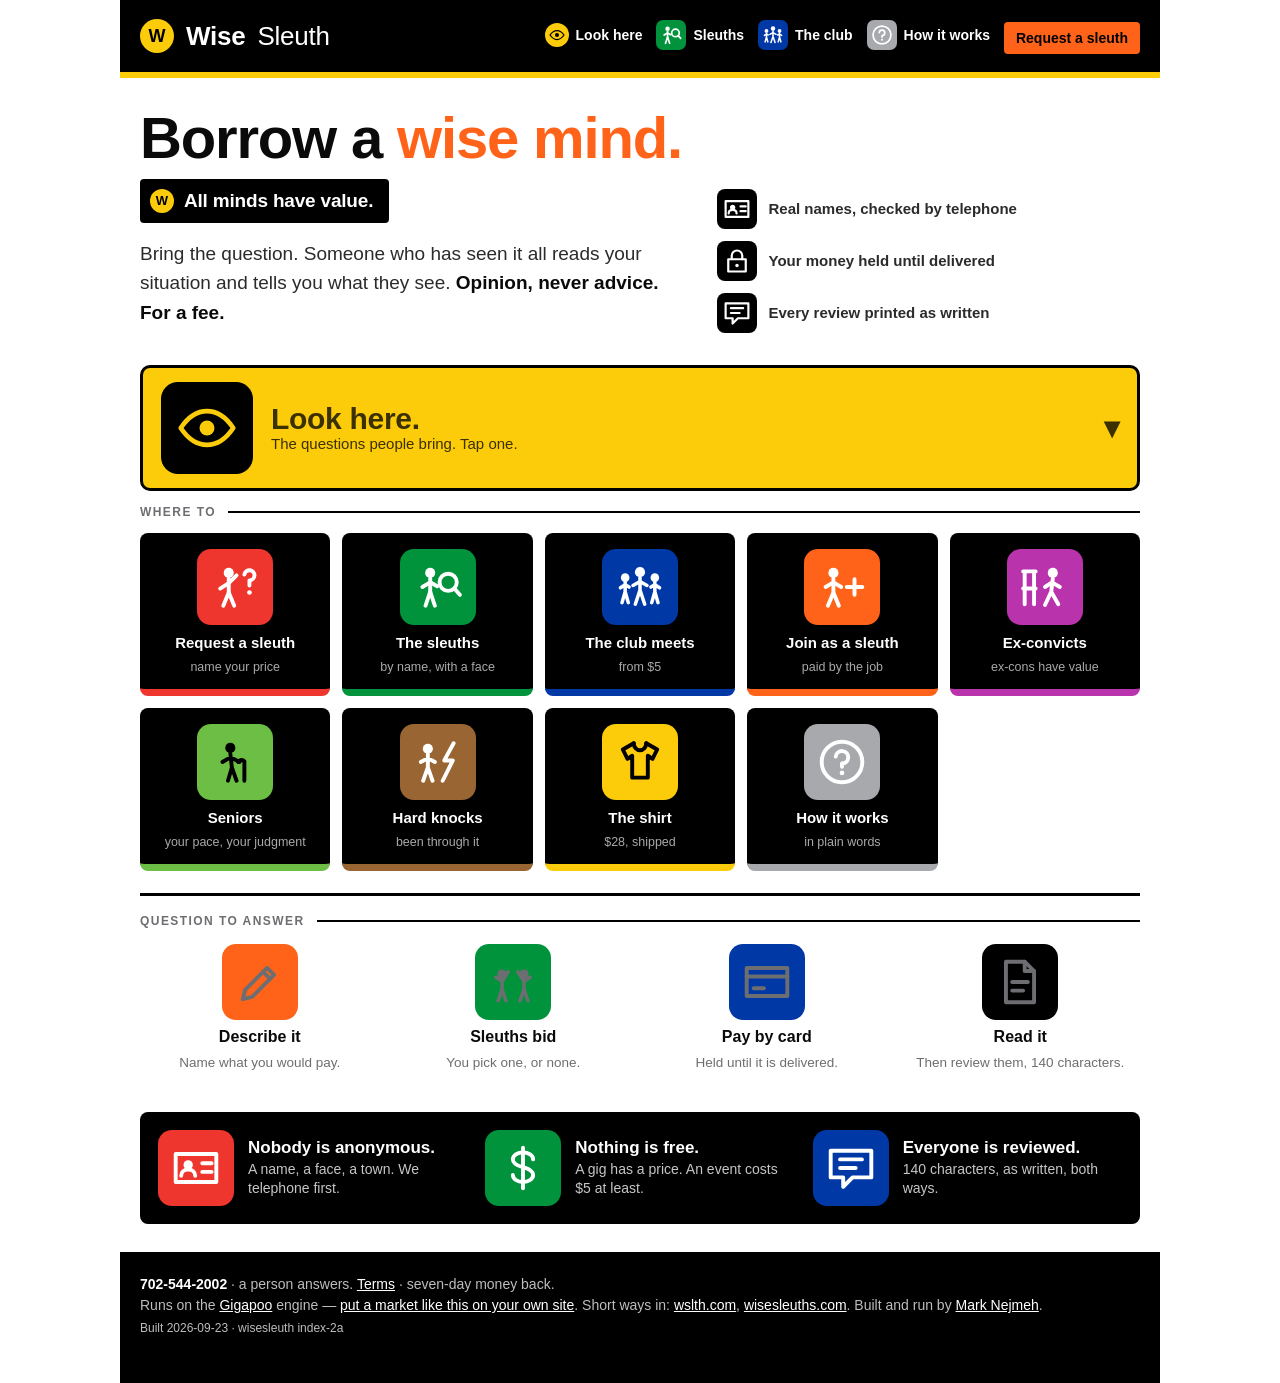
<file: index.html>
<!-- BUILT 2026-09-23 · wisesleuth index-2a · WISE SLEUTH: street signs. Every door is a coloured plate with a stick figure on it and two or three words under it; every question people bring is a picture on a card. The drawings are in /ws-icons.js, sized and coloured in /ws.css. Runs on the Gigapoo engine under its own key. -->
<!--
   HIS CALL, 23 Sep 2026 (2a): "I find the site too wordy. I think it needs to be
   icon driven like street signs with stick figures."
   So the sentences came off this page. Nine doors are now plates with stick
   figures and a label; the sixteen questions are pictures; the route is four
   pictures; the three rules are three pictures. What used to be written here is
   on /about, one section per door. The words that stayed are the ones that make
   the sale: what it is, what it costs, what you get back.
   1d/1e before it: the NYC subway dress — black signs, white Helvetica, coloured
   bullets, one flashing yellow alert that opens the wall of questions. Kept.
   Every link and script here is ABSOLUTE to gigapoo.com, because the page is
   served from wisesleuth.com too.
-->
<!DOCTYPE html>
<html lang="en">
<head>
<meta charset="utf-8">
<meta name="viewport" content="width=device-width,initial-scale=1">
<title>Wise Sleuth — borrow a wise mind. Is the boss fair? Are they gaslighting me? Who is stealing? Someone who has seen it all reads your situation, for a fee.</title>
<meta name="description" content="Borrow a wise mind. All minds have value. Bring the question — a company, a marriage, a boss, a club that left you out, a coach, a part, a move, a business where sales are up and profit is down — and a sleuth who has seen it all reads the situation and tells you what they see. Opinion, never advice. Always remote, for a fee. Street smart jobs for ex-cons, seniors with wisdom, detectives and mystery readers.">
<link rel="canonical" href="/">
<meta name="robots" content="index, follow">
<meta name="keywords" content="borrow a wise mind, all minds have value, is the boss fair, am I being gaslighted, are they gaslighting me, should I marry him, should I keep dating her, why wasn't I invited, is that group a syndicate, will the coach play me, will I get the part, should I stay with this team, is NYC for me, where should I live, who is stealing from my business, sales up profit down, which employee cannot be trusted, company investigation, street smart jobs, jobs for ex cons, jobs for seniors with wisdom, alternative to a private detective">
<meta property="og:type" content="website">
<meta property="og:site_name" content="Wise Sleuth">
<meta property="og:title" content="Wise Sleuth — borrow a wise mind. All minds have value. Someone who has seen it all reads your situation, for a fee.">
<meta property="og:description" content="Is the boss fair? Are they gaslighting me? Why wasn't I invited? Will the coach play me? Who is stealing? Bring the question; a sleuth who has seen it all tells you what they see. Opinion, never advice.">
<meta property="og:url" content="https://wisesleuth.com/">
<meta name="twitter:card" content="summary">
<meta name="twitter:title" content="Wise Sleuth — borrow a wise mind. All minds have value. Someone who has seen it all reads your situation, for a fee.">
<meta name="twitter:description" content="Is the boss fair? Are they gaslighting me? Why wasn't I invited? Will the coach play me? Who is stealing? Bring the question; a sleuth who has seen it all tells you what they see. Opinion, never advice.">
<link rel="stylesheet" href="/ws.css?v=2a">
<style>
.hero{display:grid;grid-template-columns:1.3fr 1fr;gap:26px;align-items:end;padding:6px 0 2px}
@media(max-width:820px){.hero{grid-template-columns:1fr;gap:14px}}
.hero h1{margin:24px 0 10px}
.motto{display:inline-flex;align-items:center;gap:10px;background:#000;color:#fff;font:700 22px/1 var(--sans);letter-spacing:-.01em;padding:10px 16px 10px 10px;border-radius:4px;margin:0 0 14px;max-width:none}
.hero p{font-size:19px;margin:0 0 16px}
</style>
<link rel="icon" href="/favicon.ico" sizes="any">
<link rel="icon" type="image/png" sizes="32x32" href="/favicon-32.png">
<link rel="apple-touch-icon" href="/apple-touch-icon.png">
<script src="/pulse.js" data-mode="dot" data-colour="#764a24" defer></script>
</head>
<body>
<script src="/ws-icons.js?v=2a"></script>
<div class="wrap">

<header class="sign">
  <a class="logo" href="/"><span class="bullet dark" style="--c:var(--yellow)">W</span>Wise <i>Sleuth</i></a>
  <nav>
    <a href="#look"><span class="bullet sm dark flash" style="--c:var(--yellow)"><svg class="pict"><use href="#i-look"/></svg></span>Look here</a>
    <a href="#offered"><span class="plate sm" style="--c:var(--green)"><svg class="pict"><use href="#i-sleuths"/></svg></span>Sleuths</a>
    <a href="#events"><span class="plate sm" style="--c:var(--blue)"><svg class="pict"><use href="#i-club"/></svg></span>The club</a>
    <a href="/about"><span class="plate sm" style="--c:var(--grey)"><svg class="pict"><use href="#i-how"/></svg></span>How it works</a>
    <a class="go" href="#need">Request a sleuth</a>
  </nav>
</header>

<section class="hero" style="border:0">
  <div>
    <h1>Borrow a <em>wise mind.</em></h1>
    <p class="motto"><span class="bullet sm dark" style="--c:var(--yellow)">W</span>All minds have value.</p>
    <p>Bring the question. Someone who has seen it all reads your situation and tells you what they see. <b>Opinion, never advice. For a fee.</b></p>
  </div>
  <div class="trust">
    <div><span class="plate sm" style="--c:#000"><svg class="pict"><use href="#i-id"/></svg></span>Real names, checked by telephone</div>
    <div><span class="plate sm" style="--c:#000"><svg class="pict"><use href="#i-lock"/></svg></span>Your money held until delivered</div>
    <div><span class="plate sm" style="--c:#000"><svg class="pict"><use href="#i-review"/></svg></span>Every review printed as written</div>
  </div>
</section>

<!-- ═══ THE FLASHING SIGN ═══ -->
<section class="doors" style="border:0">

  <button class="lookbar flash" id="lookbtn" type="button" aria-controls="look" aria-expanded="false">
    <span class="plate lg"><svg class="pict"><use href="#i-look"/></svg></span>
    <span><b>Look here.</b><span>The questions people bring. Tap one.</span></span>
    <span class="chev" aria-hidden="true">&#9662;</span>
  </button>

  <!-- ═══ THE QUESTIONS, AS PICTURES ═══ -->
  <div class="look-panel" id="look">
    <div class="k">Tap a picture &mdash; the request opens with it</div>
    <div class="qcards" id="cards">
      <button class="q" data-topic="company"  data-q="What is this company really up to?"><span class="plate md" style="--c:#0a0a0a"><svg class="pict"><use href="#i-company"/></svg></span><b>What is this company up to?</b></button>
      <button class="q" data-topic="business" data-q="Who is stealing from me?"><span class="plate md" style="--c:var(--brown)"><svg class="pict"><use href="#i-steal"/></svg></span><b>Who is stealing from me?</b></button>
      <button class="q" data-topic="business" data-q="Why are sales up and profit down?"><span class="plate md" style="--c:var(--brown)"><svg class="pict"><use href="#i-profitdown"/></svg></span><b>Sales up, profit down?</b></button>
      <button class="q" data-topic="business" data-q="Where are the tools disappearing to?"><span class="plate md" style="--c:var(--brown)"><svg class="pict"><use href="#i-tools"/></svg></span><b>Where are the tools going?</b></button>
      <button class="q" data-topic="business" data-q="Which employee cannot be trusted?"><span class="plate md" style="--c:var(--brown)"><svg class="pict"><use href="#i-trust"/></svg></span><b>Which one can&rsquo;t be trusted?</b></button>
      <button class="q" data-topic="work"     data-q="Is the boss fair?"><span class="plate md" style="--c:var(--green)"><svg class="pict"><use href="#i-boss"/></svg></span><b>Is the boss fair?</b></button>
      <button class="q" data-topic="gaslight" data-q="Are they gaslighting me?"><span class="plate md" style="--c:var(--red)"><svg class="pict"><use href="#i-gaslight"/></svg></span><b>Are they gaslighting me?</b></button>
      <button class="q" data-topic="love"     data-q="Should I marry them? Should I keep dating them?"><span class="plate md" style="--c:var(--red)"><svg class="pict"><use href="#i-love"/></svg></span><b>Should I marry them?</b></button>
      <button class="q" data-topic="group"    data-q="What is happening in the social club?"><span class="plate md" style="--c:var(--purple)"><svg class="pict"><use href="#i-club"/></svg></span><b>What&rsquo;s going on in the club?</b></button>
      <button class="q" data-topic="group"    data-q="Why wasn't I invited?"><span class="plate md" style="--c:var(--purple)"><svg class="pict"><use href="#i-outside"/></svg></span><b>Why wasn&rsquo;t I invited?</b></button>
      <button class="q" data-topic="group"    data-q="Is that group acting like a syndicate?"><span class="plate md" style="--c:var(--purple)"><svg class="pict"><use href="#i-network"/></svg></span><b>Is that a syndicate?</b></button>
      <button class="q" data-topic="chance"   data-q="Will the coach play me?"><span class="plate md dark" style="--c:var(--yellow)"><svg class="pict"><use href="#i-coach"/></svg></span><b>Will the coach play me?</b></button>
      <button class="q" data-topic="chance"   data-q="Will I get the part?"><span class="plate md dark" style="--c:var(--yellow)"><svg class="pict"><use href="#i-star"/></svg></span><b>Will I get the part?</b></button>
      <button class="q" data-topic="move"     data-q="Should I stay with this team?"><span class="plate md" style="--c:var(--blue)"><svg class="pict"><use href="#i-fork"/></svg></span><b>Should I stay on this team?</b></button>
      <button class="q" data-topic="move"     data-q="Is New York for me? Where should I live?"><span class="plate md" style="--c:var(--blue)"><svg class="pict"><use href="#i-pin"/></svg></span><b>Where should I live?</b></button>
      <button class="q own" data-topic="other" data-q=""><span class="plate md" style="--c:var(--grey)"><svg class="pict"><use href="#i-how"/></svg></span><b>Something else. Bring it.</b></button>
    </div>
  </div>

  <!-- ═══ THE NINE DOORS ═══ -->
  <div class="k">Where to</div>
  <div class="grid">
    <a class="station" style="--c:var(--red)" href="#need">
      <span class="plate" style="--c:var(--red)"><svg class="pict"><use href="#i-request"/></svg></span>
      <b>Request a sleuth</b><span class="sub">name your price</span>
    </a>
    <a class="station" style="--c:var(--green)" href="#offered">
      <span class="plate" style="--c:var(--green)"><svg class="pict"><use href="#i-sleuths"/></svg></span>
      <b>The sleuths</b><span class="sub">by name, with a face</span>
    </a>
    <a class="station" style="--c:var(--blue)" href="#events">
      <span class="plate" style="--c:var(--blue)"><svg class="pict"><use href="#i-club"/></svg></span>
      <b>The club meets</b><span class="sub">from $5</span>
    </a>
    <a class="station" style="--c:var(--orange)" href="#sell">
      <span class="plate" style="--c:var(--orange)"><svg class="pict"><use href="#i-join"/></svg></span>
      <b>Join as a sleuth</b><span class="sub">paid by the job</span>
    </a>
    <a class="station" style="--c:var(--purple)" href="/excons">
      <span class="plate" style="--c:var(--purple)"><svg class="pict"><use href="#i-excons"/></svg></span>
      <b>Ex-convicts</b><span class="sub">ex-cons have value</span>
    </a>
    <a class="station" style="--c:var(--lime)" href="/seniors">
      <span class="plate dark" style="--c:var(--lime)"><svg class="pict"><use href="#i-seniors"/></svg></span>
      <b>Seniors</b><span class="sub">your pace, your judgment</span>
    </a>
    <a class="station" style="--c:var(--brown)" href="/hardknocks">
      <span class="plate" style="--c:var(--brown)"><svg class="pict"><use href="#i-hard"/></svg></span>
      <b>Hard knocks</b><span class="sub">been through it</span>
    </a>
    <a class="station" style="--c:var(--yellow)" href="/shirts">
      <span class="plate dark" style="--c:var(--yellow)"><svg class="pict"><use href="#i-shirt"/></svg></span>
      <b>The shirt</b><span class="sub">$28, shipped</span>
    </a>
    <a class="station" style="--c:var(--grey)" href="/about">
      <span class="plate" style="--c:var(--grey)"><svg class="pict"><use href="#i-how"/></svg></span>
      <b>How it works</b><span class="sub">in plain words</span>
    </a>
  </div>

  <!-- ═══ THE ROUTE ═══ -->
  <div class="route">
    <div class="k" style="margin:0 0 16px">Question to answer</div>
    <ol>
      <li><span class="plate" style="--c:var(--orange)"><svg class="pict"><use href="#i-pencil"/></svg></span><b>Describe it</b><span>Name what you would pay.</span></li>
      <li><span class="plate" style="--c:var(--green)"><svg class="pict"><use href="#i-handsup"/></svg></span><b>Sleuths bid</b><span>You pick one, or none.</span></li>
      <li><span class="plate" style="--c:var(--blue)"><svg class="pict"><use href="#i-card"/></svg></span><b>Pay by card</b><span>Held until it is delivered.</span></li>
      <li><span class="plate" style="--c:#000"><svg class="pict"><use href="#i-doc"/></svg></span><b>Read it</b><span>Then review them, 140 characters.</span></li>
    </ol>
  </div>
</section>

<script src="https://gigapoo.com/gigs.js?v=1k" data-site="wisesleuth" data-profile="/profile?id=" data-scenario="1"></script>
<div id="gigs"></div>

<!-- ═══ THE THREE RULES ═══ -->
<div class="board">
  <div><span class="plate" style="--c:var(--red)"><svg class="pict"><use href="#i-id"/></svg></span><div><b>Nobody is anonymous.</b>A name, a face, a town. We telephone first.</div></div>
  <div><span class="plate" style="--c:var(--green)"><svg class="pict"><use href="#i-dollar"/></svg></span><div><b>Nothing is free.</b>A gig has a price. An event costs $5 at least.</div></div>
  <div><span class="plate" style="--c:var(--blue)"><svg class="pict"><use href="#i-review"/></svg></span><div><b>Everyone is reviewed.</b>140 characters, as written, both ways.</div></div>
</div>

<footer>
  <b>702-544-2002</b> &middot; a person answers. <a href="/terms">Terms</a> &middot; seven-day money back.<br>
  Runs on the <a href="https://gigapoo.com">Gigapoo</a> engine &mdash; <a href="https://gigapoo.com/yoursite">put a market like this on your own site</a>. Short ways in: <a href="https://wslth.com">wslth.com</a>, <a href="https://wisesleuths.com">wisesleuths.com</a>. Built and run by <a href="https://warrantwire.com/about">Mark Nejmeh</a>.<br>
  <span style="font-size:12px">Built 2026-09-23 &middot; wisesleuth index-2a</span>
</footer>
</div>
<script>
(function () {
  var panel = document.getElementById("look"), btn = document.getElementById("lookbtn");
  function open(on) {
    panel.classList.toggle("on", on);
    btn.setAttribute("aria-expanded", on ? "true" : "false");
    btn.classList.toggle("flash", !on);
    if (on) panel.scrollIntoView({ block: "start", behavior: "smooth" });
  }
  btn.addEventListener("click", function () { open(!panel.classList.contains("on")); });
  /* the header link and #look in the URL open it too */
  function fromHash() { if (location.hash === "#look") { open(true); } }
  window.addEventListener("hashchange", fromHash); fromHash();
  /* a picture opens Request a sleuth with the topic picked and the question in the line */
  document.getElementById("cards").addEventListener("click", function (e) {
    var b = e.target.closest(".q"); if (!b) return;
    if (window.gigapoo && gigapoo.open) gigapoo.open("need", { topic: b.getAttribute("data-topic"), subject: b.getAttribute("data-q") });
    else location.hash = "need";
  });
})();
</script>
</body>
</html>
</file>
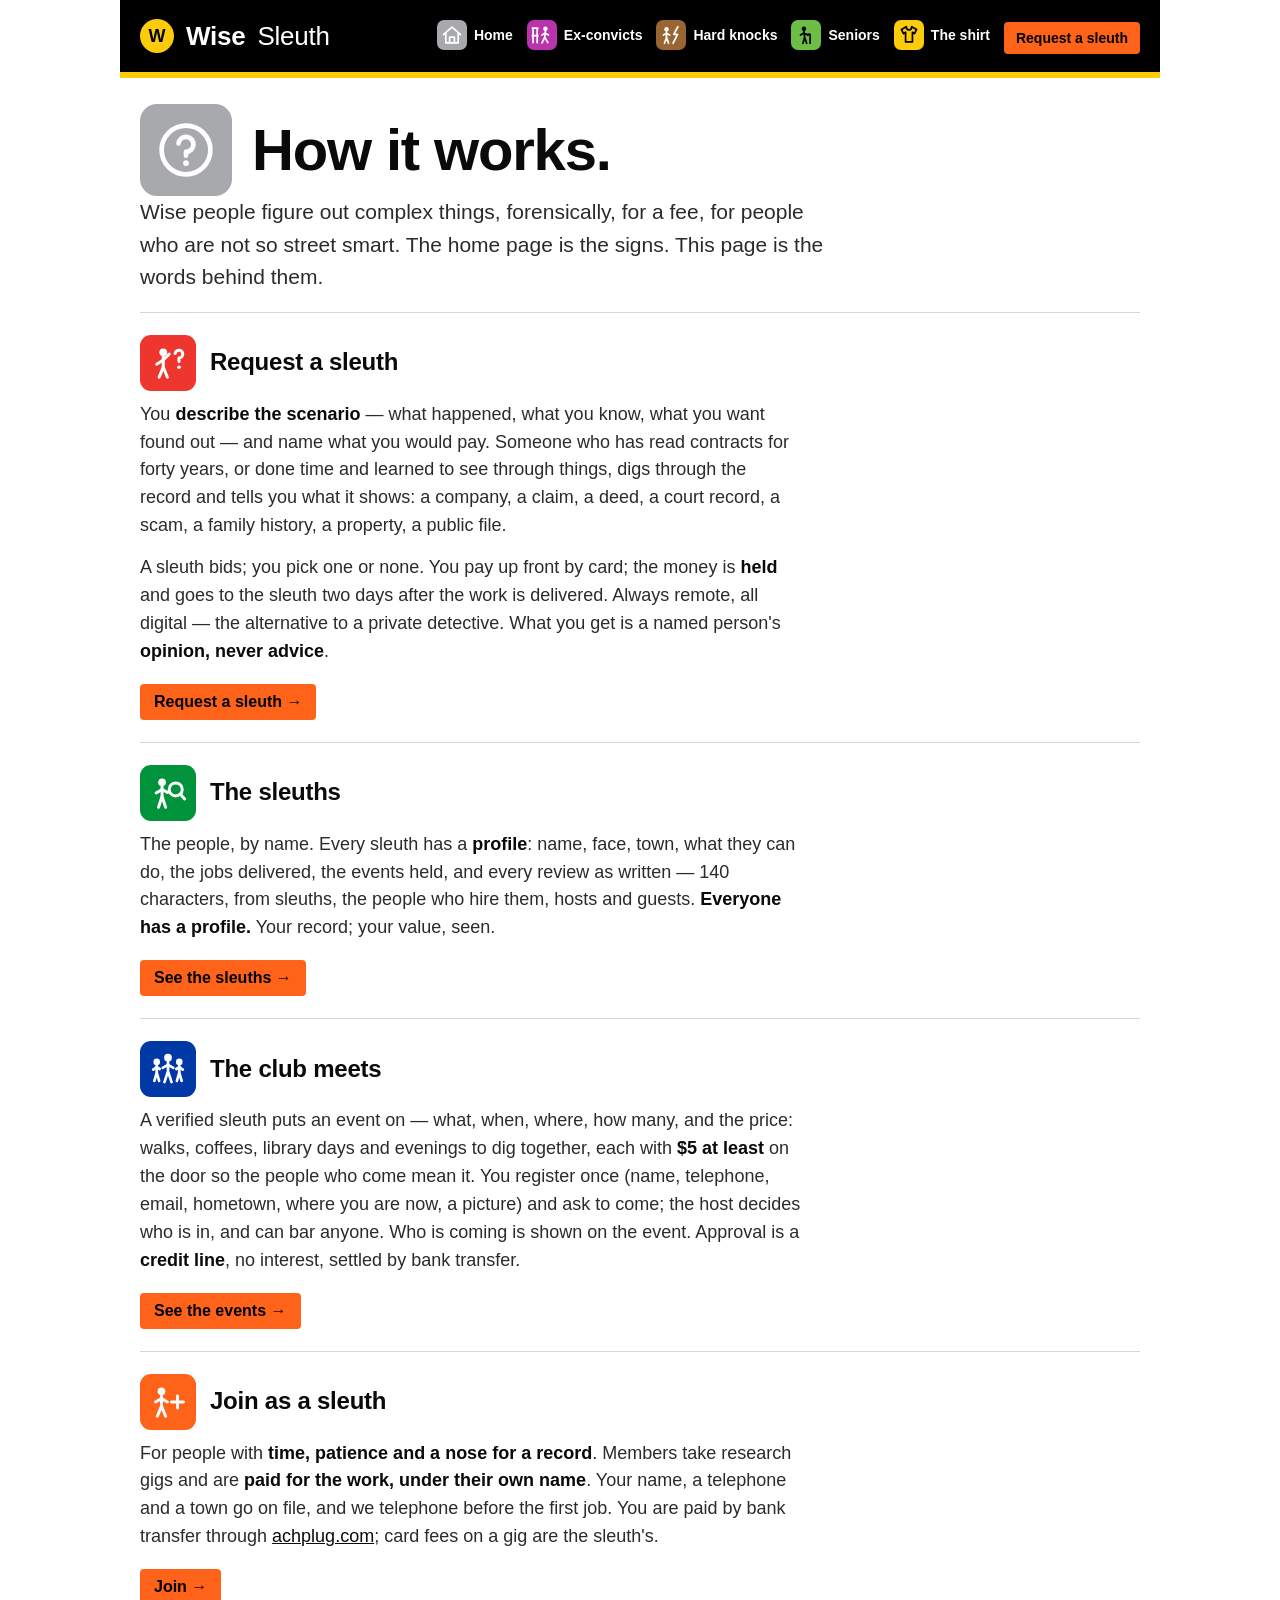
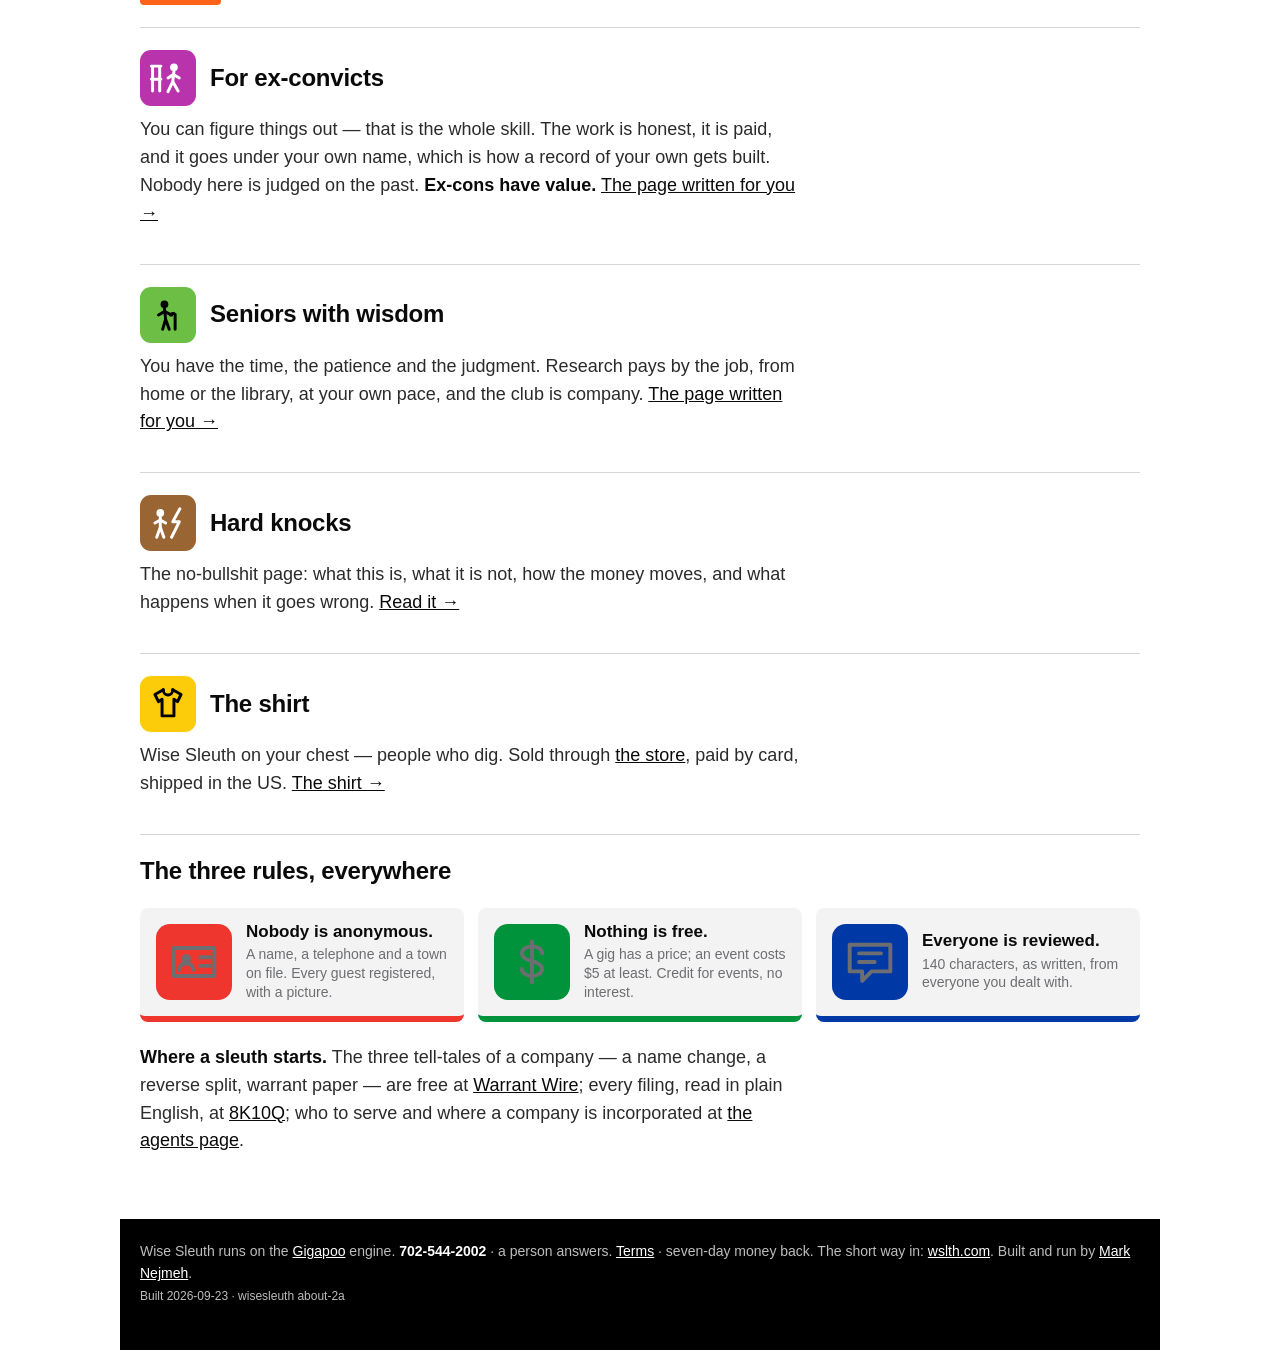
<file: about.html>
<!-- BUILT 2026-09-23 · wisesleuth about-2a · WHAT THE SIGNS MEAN: the words that are not on the home page, one section per door, each under the same stick figure that stands on that door. The home page is pictures; this page is the definitions. -->
<!DOCTYPE html>
<html lang="en">
<head>
<meta charset="utf-8">
<meta name="viewport" content="width=device-width,initial-scale=1">
<title>How Wise Sleuth works — the rules, the money, the club, in plain words.</title>
<meta name="description" content="What each sign on Wise Sleuth means: request a sleuth, sleuths for hire, the club's events, joining as a sleuth, the pages for ex-convicts and seniors, the shirt. How a gig is paid, how the club meets, why nobody is anonymous and nothing is free. Opinion, never advice.">
<link rel="canonical" href="/about">
<meta name="robots" content="index, follow">
<meta name="keywords" content="wise sleuth rules, how wise sleuth works, request a researcher, hire a sleuth, research club, jobs for ex cons, jobs for seniors with wisdom, street smart jobs, opinion not advice, alternative to a private detective">
<meta property="og:type" content="website"><meta property="og:site_name" content="Wise Sleuth"><meta property="og:title" content="How Wise Sleuth works"><meta property="og:description" content="The rules, the money, the club, in plain words. Opinion, never advice."><meta property="og:url" content="https://wisesleuth.com/about">
<link rel="stylesheet" href="/ws.css?v=2a">
<style>
.pagehead{display:flex;align-items:center;gap:20px;margin:26px 0 0}
.pagehead h1{margin:0}
section h2 .plate{flex:0 0 auto}
</style>
<link rel="icon" href="/favicon.ico" sizes="any">
<link rel="icon" type="image/png" sizes="32x32" href="/favicon-32.png">
<link rel="apple-touch-icon" href="/apple-touch-icon.png">
<script src="/pulse.js" data-mode="dot" data-colour="#764a24" defer></script>
</head>
<body>
<script src="/ws-icons.js?v=2a"></script>
<div class="wrap">
<header class="sign"><a class="logo" href="/"><span class="bullet dark" style="--c:var(--yellow)">W</span>Wise <i>Sleuth</i></a><nav><a href="/"><span class="plate sm" style="--c:var(--grey)"><svg class="pict"><use href="#i-home"/></svg></span>Home</a><a href="/excons"><span class="plate sm" style="--c:var(--purple)"><svg class="pict"><use href="#i-excons"/></svg></span>Ex-convicts</a><a href="/hardknocks"><span class="plate sm" style="--c:var(--brown)"><svg class="pict"><use href="#i-hard"/></svg></span>Hard knocks</a><a href="/seniors"><span class="plate sm dark" style="--c:var(--lime)"><svg class="pict"><use href="#i-seniors"/></svg></span>Seniors</a><a href="/shirts"><span class="plate sm dark" style="--c:var(--yellow)"><svg class="pict"><use href="#i-shirt"/></svg></span>The shirt</a><a class="go" href="/#need">Request a sleuth</a></nav></header>

<div class="pagehead">
  <span class="plate lg" style="--c:var(--grey)"><svg class="pict"><use href="#i-how"/></svg></span>
  <h1>How it works.</h1>
</div>

<p class="lede">Wise people figure out complex things, forensically, for a fee, for people who are not so street smart. The home page is the signs. This page is the words behind them.</p>

<section id="request">
  <h2><span class="plate md" style="--c:var(--red)"><svg class="pict"><use href="#i-request"/></svg></span>Request a sleuth</h2>
  <p>You <b>describe the scenario</b> &mdash; what happened, what you know, what you want found out &mdash; and name what you would pay. Someone who has read contracts for forty years, or done time and learned to see through things, digs through the record and tells you what it shows: a company, a claim, a deed, a court record, a scam, a family history, a property, a public file.</p>
  <p>A sleuth bids; you pick one or none. You pay up front by card; the money is <b>held</b> and goes to the sleuth two days after the work is delivered. Always remote, all digital &mdash; the alternative to a private detective. What you get is a named person's <b>opinion, never advice</b>.</p>
  <a class="go" href="/#need">Request a sleuth &rarr;</a>
</section>

<section id="hire">
  <h2><span class="plate md" style="--c:var(--green)"><svg class="pict"><use href="#i-sleuths"/></svg></span>The sleuths</h2>
  <p>The people, by name. Every sleuth has a <b>profile</b>: name, face, town, what they can do, the jobs delivered, the events held, and every review as written &mdash; 140 characters, from sleuths, the people who hire them, hosts and guests. <b>Everyone has a profile.</b> Your record; your value, seen.</p>
  <a class="go" href="/#offered">See the sleuths &rarr;</a>
</section>

<section id="events">
  <h2><span class="plate md" style="--c:var(--blue)"><svg class="pict"><use href="#i-club"/></svg></span>The club meets</h2>
  <p>A verified sleuth puts an event on &mdash; what, when, where, how many, and the price: walks, coffees, library days and evenings to dig together, each with <b>$5 at least</b> on the door so the people who come mean it. You register once (name, telephone, email, hometown, where you are now, a picture) and ask to come; the host decides who is in, and can bar anyone. Who is coming is shown on the event. Approval is a <b>credit line</b>, no interest, settled by bank transfer.</p>
  <a class="go" href="/#events">See the events &rarr;</a>
</section>

<section id="join">
  <h2><span class="plate md" style="--c:var(--orange)"><svg class="pict"><use href="#i-join"/></svg></span>Join as a sleuth</h2>
  <p>For people with <b>time, patience and a nose for a record</b>. Members take research gigs and are <b>paid for the work, under their own name</b>. Your name, a telephone and a town go on file, and we telephone before the first job. You are paid by bank transfer through <a href="https://achplug.com">achplug.com</a>; card fees on a gig are the sleuth's.</p>
  <a class="go" href="/#sell">Join &rarr;</a>
</section>

<section id="excons">
  <h2><span class="plate md" style="--c:var(--purple)"><svg class="pict"><use href="#i-excons"/></svg></span>For ex-convicts</h2>
  <p>You can figure things out &mdash; that is the whole skill. The work is honest, it is paid, and it goes under your own name, which is how a record of your own gets built. Nobody here is judged on the past. <b>Ex-cons have value.</b> <a href="/excons">The page written for you &rarr;</a></p>
</section>

<section id="seniors">
  <h2><span class="plate md dark" style="--c:var(--lime)"><svg class="pict"><use href="#i-seniors"/></svg></span>Seniors with wisdom</h2>
  <p>You have the time, the patience and the judgment. Research pays by the job, from home or the library, at your own pace, and the club is company. <a href="/seniors">The page written for you &rarr;</a></p>
</section>

<section id="hardknocks">
  <h2><span class="plate md" style="--c:var(--brown)"><svg class="pict"><use href="#i-hard"/></svg></span>Hard knocks</h2>
  <p>The no-bullshit page: what this is, what it is not, how the money moves, and what happens when it goes wrong. <a href="/hardknocks">Read it &rarr;</a></p>
</section>

<section id="shirt">
  <h2><span class="plate md dark" style="--c:var(--yellow)"><svg class="pict"><use href="#i-shirt"/></svg></span>The shirt</h2>
  <p>Wise Sleuth on your chest &mdash; people who dig. Sold through <a href="https://gigapoo.com/store?site=wisesleuth">the store</a>, paid by card, shipped in the US. <a href="/shirts">The shirt &rarr;</a></p>
</section>

<section id="rules">
  <h2>The three rules, everywhere</h2>
  <div class="picrules">
    <div style="--c:var(--red)"><span class="plate" style="--c:var(--red)"><svg class="pict"><use href="#i-id"/></svg></span><div><b>Nobody is anonymous.</b><span>A name, a telephone and a town on file. Every guest registered, with a picture.</span></div></div>
    <div style="--c:var(--green)"><span class="plate" style="--c:var(--green)"><svg class="pict"><use href="#i-dollar"/></svg></span><div><b>Nothing is free.</b><span>A gig has a price; an event costs $5 at least. Credit for events, no interest.</span></div></div>
    <div style="--c:var(--blue)"><span class="plate" style="--c:var(--blue)"><svg class="pict"><use href="#i-review"/></svg></span><div><b>Everyone is reviewed.</b><span>140 characters, as written, from everyone you dealt with.</span></div></div>
  </div>
  <p style="margin-top:14px"><b>Where a sleuth starts.</b> The three tell-tales of a company &mdash; a name change, a reverse split, warrant paper &mdash; are free at <a href="https://warrantwire.com/company.html">Warrant Wire</a>; every filing, read in plain English, at <a href="https://8k10q.com/company.html">8K10Q</a>; who to serve and where a company is incorporated at <a href="https://warrantwire.com/agents.html">the agents page</a>.</p>
</section>

<footer>
  Wise Sleuth runs on the <a href="https://gigapoo.com">Gigapoo</a> engine. <b>702-544-2002</b> &middot; a person answers. <a href="/terms">Terms</a> &middot; seven-day money back. The short way in: <a href="https://wslth.com">wslth.com</a>. Built and run by <a href="https://warrantwire.com/about">Mark Nejmeh</a>.<br>
  <span style="font-size:12px">Built 2026-09-23 &middot; wisesleuth about-2a</span>
</footer>
</div>
</body>
</html>
</file>
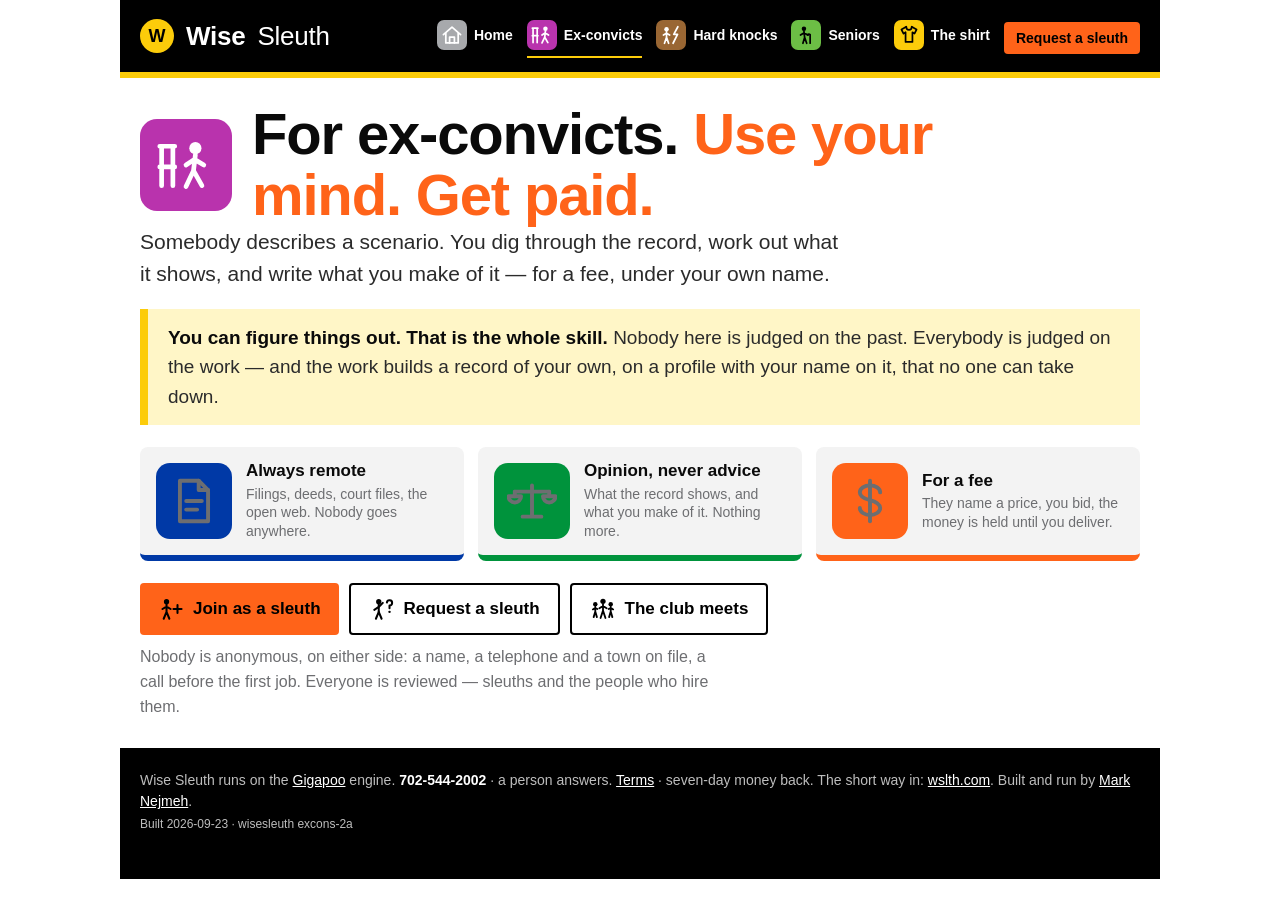
<file: excons.html>
<!-- BUILT 2026-09-23 · wisesleuth excons-2a · WISE SLEUTH /excons · served at wisesleuth.com/excons by the wisesleuth worker; the page lives in the gigapoo repo. His rule, 21 Sep: a page that says it expressly. His call, 23 Sep: too wordy — icon driven, street signs with stick figures. So the three rules are three pictures now, and the paragraphs are down to the sentences that actually say it. -->
<!DOCTYPE html>
<html lang="en">
<head>
<meta charset="utf-8">
<meta name="viewport" content="width=device-width,initial-scale=1">
<title>Jobs for ex-cons: use your mind, get paid. Research gig work under your own name. Wise Sleuth</title>
<meta name="description" content="Jobs for ex-convicts that use the mind: take a scenario, dig through the record, work out what it shows, give an opinion — never advice — for a fee, under your own name. Always remote, all digital. Nobody here is judged on the past; everybody is judged on the work.">
<link rel="canonical" href="https://wisesleuth.com/excons">
<meta name="robots" content="index, follow">
<meta name="keywords" content="street smart jobs, jobs for street smart people, street smarts pay, jobs for ex cons, jobs for ex-convicts, jobs for felons, work after prison, remote jobs for ex-offenders, second chance jobs, research gig work, use your mind get paid">
<meta property="og:type" content="website"><meta property="og:site_name" content="Wise Sleuth"><meta property="og:title" content="Jobs for ex-cons: use your mind, get paid. Research gig work under your own name. Wise Sleuth"><meta property="og:description" content="Jobs for ex-convicts that use the mind: take a scenario, dig through the record, work out what it shows, give an opinion — never advice — for a fee, under your own name. Always remote, all digital. Nobody here is judged on the past; everybody is judged on the work."><meta property="og:url" content="https://wisesleuth.com/excons">
<meta name="twitter:card" content="summary"><meta name="twitter:title" content="Jobs for ex-cons: use your mind, get paid. Research gig work under your own name. Wise Sleuth"><meta name="twitter:description" content="Jobs for ex-convicts that use the mind: take a scenario, dig through the record, work out what it shows, give an opinion — never advice — for a fee, under your own name. Always remote, all digital. Nobody here is judged on the past; everybody is judged on the work.">
<link rel="stylesheet" href="/ws.css?v=2a">
<style>
.pagehead{display:flex;align-items:center;gap:20px;margin:26px 0 0}
.pagehead h1{margin:0}
@media(max-width:560px){.pagehead .plate.lg{width:64px;height:64px;border-radius:12px;padding:11px}}
</style>
<link rel="icon" href="/favicon.ico" sizes="any">
<link rel="icon" type="image/png" sizes="32x32" href="/favicon-32.png">
<link rel="apple-touch-icon" href="/apple-touch-icon.png">
<script src="/pulse.js" data-mode="dot" data-colour="#764a24" defer></script>
</head>
<body>
<script src="/ws-icons.js?v=2a"></script>
<div class="wrap">
<header class="sign"><a class="logo" href="/"><span class="bullet dark" style="--c:var(--yellow)">W</span>Wise <i>Sleuth</i></a><nav><a href="/"><span class="plate sm" style="--c:var(--grey)"><svg class="pict"><use href="#i-home"/></svg></span>Home</a><a href="/excons" aria-current="page"><span class="plate sm" style="--c:var(--purple)"><svg class="pict"><use href="#i-excons"/></svg></span>Ex-convicts</a><a href="/hardknocks"><span class="plate sm" style="--c:var(--brown)"><svg class="pict"><use href="#i-hard"/></svg></span>Hard knocks</a><a href="/seniors"><span class="plate sm dark" style="--c:var(--lime)"><svg class="pict"><use href="#i-seniors"/></svg></span>Seniors</a><a href="/shirts"><span class="plate sm dark" style="--c:var(--yellow)"><svg class="pict"><use href="#i-shirt"/></svg></span>The shirt</a><a class="go" href="/#need">Request a sleuth</a></nav></header>

<div class="pagehead">
  <span class="plate lg" style="--c:var(--purple)"><svg class="pict"><use href="#i-excons"/></svg></span>
  <h1>For ex-convicts. <em>Use your mind. Get paid.</em></h1>
</div>

<p class="lede">Somebody describes a scenario. You dig through the record, work out what it shows, and write what you make of it &mdash; for a fee, under your own name.</p>

<div class="plain"><b>You can figure things out. That is the whole skill.</b> Nobody here is judged on the past. Everybody is judged on the work &mdash; and the work builds a record of your own, on a profile with your name on it, that no one can take down.</div>

<div class="picrules">
  <div style="--c:var(--blue)"><span class="plate" style="--c:var(--blue)"><svg class="pict"><use href="#i-doc"/></svg></span><div><b>Always remote</b><span>Filings, deeds, court files, the open web. Nobody goes anywhere.</span></div></div>
  <div style="--c:var(--green)"><span class="plate" style="--c:var(--green)"><svg class="pict"><use href="#i-boss"/></svg></span><div><b>Opinion, never advice</b><span>What the record shows, and what you make of it. Nothing more.</span></div></div>
  <div style="--c:var(--orange)"><span class="plate" style="--c:var(--orange)"><svg class="pict"><use href="#i-dollar"/></svg></span><div><b>For a fee</b><span>They name a price, you bid, the money is held until you deliver.</span></div></div>
</div>

<div class="btns">
  <a class="btn" href="/#sell"><span class="plate"><svg class="pict"><use href="#i-join"/></svg></span>Join as a sleuth</a>
  <a class="btn ghost" href="/#need"><span class="plate"><svg class="pict"><use href="#i-request"/></svg></span>Request a sleuth</a>
  <a class="btn ghost" href="/#events"><span class="plate"><svg class="pict"><use href="#i-club"/></svg></span>The club meets</a>
</div>

<p style="font-size:16px;color:var(--ink3)">Nobody is anonymous, on either side: a name, a telephone and a town on file, a call before the first job. Everyone is reviewed &mdash; sleuths and the people who hire them.</p>

<footer>Wise Sleuth runs on the <a href="https://gigapoo.com">Gigapoo</a> engine. <b>702-544-2002</b> &middot; a person answers. <a href="/terms">Terms</a> &middot; seven-day money back. The short way in: <a href="https://wslth.com">wslth.com</a>. Built and run by <a href="https://warrantwire.com/about">Mark Nejmeh</a>.<br><span style="font-size:12px">Built 2026-09-23 &middot; wisesleuth excons-2a</span></footer>
</div></body></html>
</file>
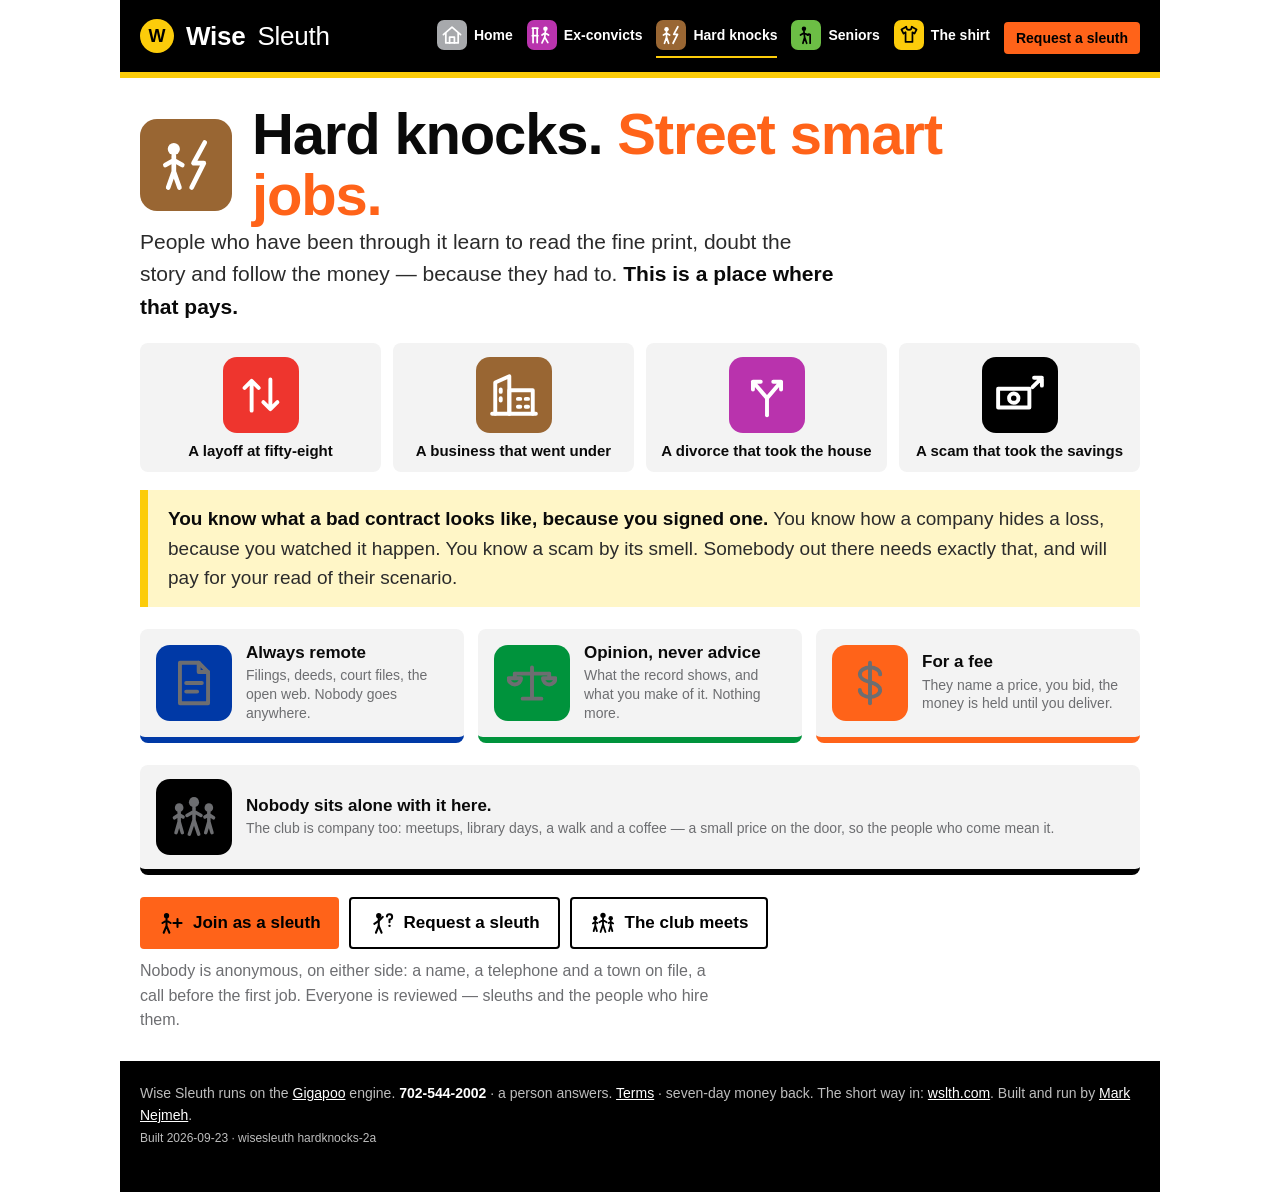
<file: hardknocks.html>
<!-- BUILT 2026-09-23 · wisesleuth hardknocks-2a · WISE SLEUTH /hardknocks · served at wisesleuth.com/hardknocks by the wisesleuth worker; the page lives in the gigapoo repo. His rule, 21 Sep: a page that says it expressly. His call, 23 Sep: too wordy — icon driven, street signs with stick figures. The three rules are three pictures now; the paragraphs are down to the sentences that land. -->
<!DOCTYPE html>
<html lang="en">
<head>
<meta charset="utf-8">
<meta name="viewport" content="width=device-width,initial-scale=1">
<title>Hard knocks: street smart jobs for people who have been through it. Wise Sleuth</title>
<meta name="description" content="For people who have been through hard knocks — a layoff, a bankruptcy, a divorce, a scam — and came out able to see through things. Somebody will pay for your read of their scenario: an opinion, never advice, for a fee, under your own name. Always remote.">
<link rel="canonical" href="https://wisesleuth.com/hardknocks">
<meta name="robots" content="index, follow">
<meta name="keywords" content="street smart jobs, street smarts, school of hard knocks jobs, work after a layoff, work after bankruptcy, second act jobs, research work from home, paid opinion, people who have been through it">
<meta property="og:type" content="website"><meta property="og:site_name" content="Wise Sleuth"><meta property="og:title" content="Hard knocks: street smart jobs for people who have been through it. Wise Sleuth"><meta property="og:description" content="For people who have been through hard knocks — a layoff, a bankruptcy, a divorce, a scam — and came out able to see through things. Somebody will pay for your read of their scenario: an opinion, never advice, for a fee, under your own name. Always remote."><meta property="og:url" content="https://wisesleuth.com/hardknocks">
<meta name="twitter:card" content="summary"><meta name="twitter:title" content="Hard knocks: street smart jobs for people who have been through it. Wise Sleuth"><meta name="twitter:description" content="For people who have been through hard knocks — a layoff, a bankruptcy, a divorce, a scam — and came out able to see through things. Somebody will pay for your read of their scenario: an opinion, never advice, for a fee, under your own name. Always remote.">
<link rel="stylesheet" href="/ws.css?v=2a">
<style>
.pagehead{display:flex;align-items:center;gap:20px;margin:26px 0 0}
.pagehead h1{margin:0}
@media(max-width:560px){.pagehead .plate.lg{width:64px;height:64px;border-radius:12px;padding:11px}}
.knocks{display:grid;grid-template-columns:repeat(4,1fr);gap:12px;margin:20px 0 4px}
@media(max-width:700px){.knocks{grid-template-columns:repeat(2,1fr)}}
.knocks div{display:flex;flex-direction:column;align-items:center;gap:9px;text-align:center;background:var(--sky);border-radius:8px;padding:14px 10px 12px}
.knocks b{font:700 15px/1.2 var(--sans)}
</style>
<link rel="icon" href="/favicon.ico" sizes="any">
<link rel="icon" type="image/png" sizes="32x32" href="/favicon-32.png">
<link rel="apple-touch-icon" href="/apple-touch-icon.png">
<script src="/pulse.js" data-mode="dot" data-colour="#764a24" defer></script>
</head>
<body>
<script src="/ws-icons.js?v=2a"></script>
<div class="wrap">
<header class="sign"><a class="logo" href="/"><span class="bullet dark" style="--c:var(--yellow)">W</span>Wise <i>Sleuth</i></a><nav><a href="/"><span class="plate sm" style="--c:var(--grey)"><svg class="pict"><use href="#i-home"/></svg></span>Home</a><a href="/excons"><span class="plate sm" style="--c:var(--purple)"><svg class="pict"><use href="#i-excons"/></svg></span>Ex-convicts</a><a href="/hardknocks" aria-current="page"><span class="plate sm" style="--c:var(--brown)"><svg class="pict"><use href="#i-hard"/></svg></span>Hard knocks</a><a href="/seniors"><span class="plate sm dark" style="--c:var(--lime)"><svg class="pict"><use href="#i-seniors"/></svg></span>Seniors</a><a href="/shirts"><span class="plate sm dark" style="--c:var(--yellow)"><svg class="pict"><use href="#i-shirt"/></svg></span>The shirt</a><a class="go" href="/#need">Request a sleuth</a></nav></header>

<div class="pagehead">
  <span class="plate lg" style="--c:var(--brown)"><svg class="pict"><use href="#i-hard"/></svg></span>
  <h1>Hard knocks. <em>Street smart jobs.</em></h1>
</div>

<p class="lede">People who have been through it learn to read the fine print, doubt the story and follow the money &mdash; because they had to. <b>This is a place where that pays.</b></p>

<div class="knocks">
  <div><span class="plate" style="--c:var(--red)"><svg class="pict"><use href="#i-profitdown"/></svg></span><b>A layoff at fifty-eight</b></div>
  <div><span class="plate" style="--c:var(--brown)"><svg class="pict"><use href="#i-company"/></svg></span><b>A business that went under</b></div>
  <div><span class="plate" style="--c:var(--purple)"><svg class="pict"><use href="#i-fork"/></svg></span><b>A divorce that took the house</b></div>
  <div><span class="plate" style="--c:#000"><svg class="pict"><use href="#i-steal"/></svg></span><b>A scam that took the savings</b></div>
</div>

<div class="plain"><b>You know what a bad contract looks like, because you signed one.</b> You know how a company hides a loss, because you watched it happen. You know a scam by its smell. Somebody out there needs exactly that, and will pay for your read of their scenario.</div>

<div class="picrules">
  <div style="--c:var(--blue)"><span class="plate" style="--c:var(--blue)"><svg class="pict"><use href="#i-doc"/></svg></span><div><b>Always remote</b><span>Filings, deeds, court files, the open web. Nobody goes anywhere.</span></div></div>
  <div style="--c:var(--green)"><span class="plate" style="--c:var(--green)"><svg class="pict"><use href="#i-boss"/></svg></span><div><b>Opinion, never advice</b><span>What the record shows, and what you make of it. Nothing more.</span></div></div>
  <div style="--c:var(--orange)"><span class="plate" style="--c:var(--orange)"><svg class="pict"><use href="#i-dollar"/></svg></span><div><b>For a fee</b><span>They name a price, you bid, the money is held until you deliver.</span></div></div>
</div>

<div class="picrules" style="margin-top:0">
  <div style="--c:#000;grid-column:1/-1"><span class="plate" style="--c:#000"><svg class="pict"><use href="#i-club"/></svg></span><div><b>Nobody sits alone with it here.</b><span>The club is company too: meetups, library days, a walk and a coffee &mdash; a small price on the door, so the people who come mean it.</span></div></div>
</div>

<div class="btns">
  <a class="btn" href="/#sell"><span class="plate"><svg class="pict"><use href="#i-join"/></svg></span>Join as a sleuth</a>
  <a class="btn ghost" href="/#need"><span class="plate"><svg class="pict"><use href="#i-request"/></svg></span>Request a sleuth</a>
  <a class="btn ghost" href="/#events"><span class="plate"><svg class="pict"><use href="#i-club"/></svg></span>The club meets</a>
</div>

<p style="font-size:16px;color:var(--ink3)">Nobody is anonymous, on either side: a name, a telephone and a town on file, a call before the first job. Everyone is reviewed &mdash; sleuths and the people who hire them.</p>

<footer>Wise Sleuth runs on the <a href="https://gigapoo.com">Gigapoo</a> engine. <b>702-544-2002</b> &middot; a person answers. <a href="/terms">Terms</a> &middot; seven-day money back. The short way in: <a href="https://wslth.com">wslth.com</a>. Built and run by <a href="https://warrantwire.com/about">Mark Nejmeh</a>.<br><span style="font-size:12px">Built 2026-09-23 &middot; wisesleuth hardknocks-2a</span></footer>
</div></body></html>
</file>
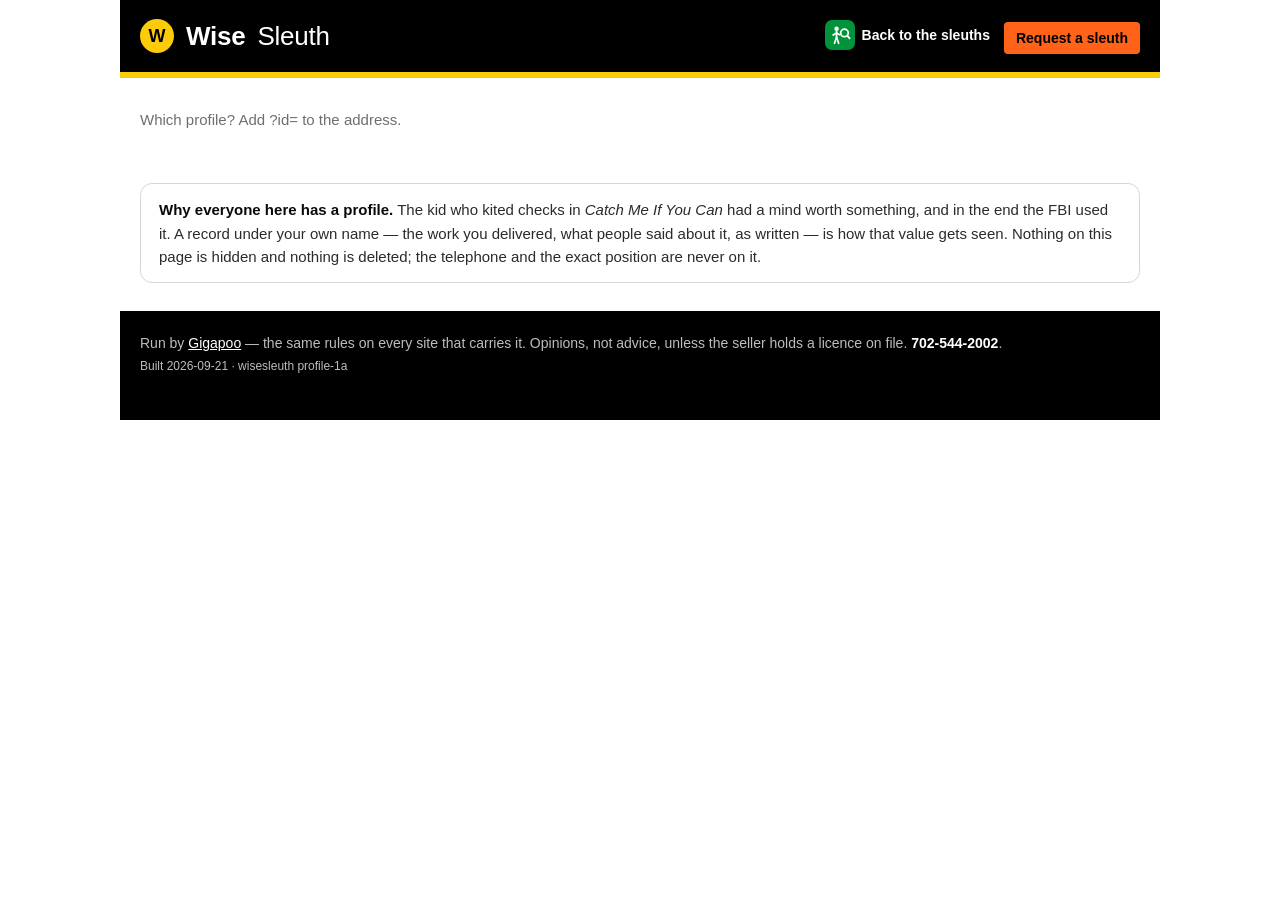
<file: profile.html>
<!-- BUILT 2026-09-21 · wisesleuth profile-1a · THE PROFILE: one person's record on the engine — name, face, town, what they can do, the jobs delivered, the events held, every review as written. ?id=<seller id>. Served at gigapoo.com/profile and at wisesleuth.com/profile. -->
<!--
   HIS RULE, 21 Sep 2026: "Everyone needs a profile still — the same as that
   kid that was kiting checks: his mind has value." (Frank Abagnale, played
   by Leonardo DiCaprio in Catch Me If You Can — the FBI ended up using what
   he knew.) So every member has a page under their own name: the work, the
   reviews, the record. Nothing on it is hidden and nothing is deleted. The
   telephone and the exact position are never on it.
-->
<!DOCTYPE html>
<html lang="en">
<head>
<meta charset="utf-8">
<meta name="viewport" content="width=device-width,initial-scale=1">
<title>A profile — a wise mind for hire. Wise Sleuth</title>
<meta name="description" content="One sleuth's record: name, face, town, what they can figure out, the jobs delivered, the events held, every review as written. Borrow this mind for a fee — an opinion, never advice.">
<meta name="robots" content="index, follow">
<meta name="keywords" content="hire a researcher, borrow a wise mind, forensic research for hire, sleuth profile">
<link rel="stylesheet" href="/ws.css?v=2a">
<style>
.card{display:grid;grid-template-columns:120px 1fr;gap:20px;padding:26px 0 18px;align-items:start}
@media(max-width:560px){.card{grid-template-columns:1fr}}
.face{width:120px;height:120px;border-radius:50%;background:var(--sky2);display:flex;align-items:center;justify-content:center;font:700 34px var(--sans);color:var(--ink2);overflow:hidden}
.face img{width:100%;height:100%;object-fit:cover}
h1{font:800 clamp(26px,4vw,38px)/1.1 var(--sans);letter-spacing:-.02em;margin:0 0 4px}
.loc{font-size:16px;color:var(--ink2);margin:0 0 8px}
.ok{display:inline-flex;align-items:center;gap:4px;font:600 11px var(--mono);letter-spacing:.06em;text-transform:uppercase;color:var(--green);background:#e8f6ef;border-radius:999px;padding:3px 9px;margin-right:6px}
.ok.stale{color:var(--red);background:#fdecea}
.pill{display:inline-block;border-radius:999px;padding:3px 10px;background:var(--sky2);color:var(--ink2);font:600 13px var(--sans);margin-right:6px}
.about{font-size:17px;color:var(--ink2);margin:10px 0 0;max-width:62ch}.about.why{background:var(--yellow2,#fff3c4);border:1px solid #f0d98a;border-radius:12px;padding:10px 14px;color:#5a4300}.about.why b{color:var(--ink)}
.record{display:grid;grid-template-columns:repeat(4,1fr);gap:10px;margin:14px 0 0}
@media(max-width:640px){.record{grid-template-columns:1fr 1fr}}
.record div{background:var(--yellow2);border:1px solid #f0d98a;border-radius:12px;padding:12px 14px;font-size:13.5px;color:#5a4300}
.record b{display:block;font:800 26px/1 var(--sans);color:var(--ink);margin-bottom:4px}
section{padding:22px 0;border-top:1px solid var(--line)}
h2{font:800 21px var(--sans);margin:0 0 10px}
.list{display:grid;gap:10px}
.item{background:var(--sky);border-radius:12px;padding:12px 16px}
.item .t{font:600 16px var(--sans);color:var(--ink)}
.item .m{font-size:13.5px;color:var(--ink3);margin-top:4px}
.item .price{font:700 17px var(--sans);color:var(--ink)}
.rev{border-left:3px solid var(--yellow);padding:8px 14px;background:#fff}
.rev .stars{font:700 14px var(--sans);color:var(--orange2)}
.rev p{margin:2px 0 0;font-size:15.5px}
.rev .by{font-size:13px;color:var(--ink3)}
.empty{color:var(--ink3);font-size:15px}
.btn{display:inline-block;font:700 15px var(--sans);background:var(--orange);color:#000;text-decoration:none;border-radius:4px;padding:11px 18px}
.why{margin:22px 0 0;padding:14px 18px;border:1px solid var(--line);border-radius:12px;font-size:15px;color:var(--ink2)}
.why b{color:var(--ink)}
</style>
<link rel="icon" href="/favicon.ico" sizes="any">
<link rel="icon" type="image/png" sizes="32x32" href="/favicon-32.png">
<link rel="apple-touch-icon" href="/apple-touch-icon.png">
<script src="/pulse.js" data-mode="dot" data-colour="#764a24" defer></script>
</head>
<body>
<script src="/ws-icons.js?v=2a"></script>
<div class="wrap">
<header class="sign"><a class="logo" href="/"><span class="bullet dark" style="--c:var(--yellow)">W</span>Wise <i>Sleuth</i></a><nav><a href="/"><span class="plate sm" style="--c:var(--green)"><svg class="pict"><use href="#i-sleuths"/></svg></span>Back to the sleuths</a><a class="go" href="/#need">Request a sleuth</a></nav></header>
<div id="page"><p class="empty" style="padding:30px 0">Opening the profile&hellip;</p></div>
<div class="why"><b>Why everyone here has a profile.</b> The kid who kited checks in <i>Catch Me If You Can</i> had a mind worth something, and in the end the FBI used it. A record under your own name &mdash; the work you delivered, what people said about it, as written &mdash; is how that value gets seen. Nothing on this page is hidden and nothing is deleted; the telephone and the exact position are never on it.</div>
<footer>Run by <a href="https://gigapoo.com">Gigapoo</a> &mdash; the same rules on every site that carries it. Opinions, not advice, unless the seller holds a licence on file. <b>702-544-2002</b>.<br><span style="font-size:12px">Built 2026-09-21 &middot; wisesleuth profile-1a</span></footer>
</div>
<script>
(function () {
  "use strict";
  var API = "https://api.gigapoo.com", id = new URLSearchParams(location.search).get("id");
  function esc(s) { return String(s == null ? "" : s).replace(/[&<>"']/g, function (c) { return { "&":"&amp;","<":"&lt;",">":"&gt;",'"':"&quot;","'":"&#39;" }[c]; }); }
  function initials(n) { return String(n || "").split(/\s+/).map(function (w) { return w[0] || ""; }).join("").slice(0, 2).toUpperCase(); }
  function when(s) { var d = new Date(String(s).replace(" ", "T")); return isNaN(d) ? esc(s) : d.toLocaleDateString(undefined, { year: "numeric", month: "short", day: "numeric" }); }
  function stars(n) { return "★".repeat(Math.round(n)) + "☆".repeat(5 - Math.round(n)); }
  var page = document.getElementById("page");
  if (!id) { page.innerHTML = '<p class="empty" style="padding:30px 0">Which profile? Add ?id= to the address.</p>'; return; }
  fetch(API + "/?seller=" + encodeURIComponent(id)).then(function (r) { return r.json(); }).then(function (d) {
    if (!d || !d.ok) { page.innerHTML = '<p class="empty" style="padding:30px 0">' + esc((d && d.error) || "No such profile.") + '</p>'; return; }
    var s = d.seller, loc = s.location || {}, rec = d.record || {}, host = d.as_host || {};
    document.title = s.name + " — a profile on Wise Sleuth";
    var revs = (d.reviews || []).concat((host.reviews || []).map(function (r) { r.as_host = true; return r; })).sort(function (a, b) { return String(b.on).localeCompare(String(a.on)); });
    page.innerHTML = '<div class="card"><div class="face">' + (s.photo ? '<img src="' + esc(s.photo) + '" alt="">' : esc(initials(s.name))) + '</div><div>'
      + '<h1>' + esc(s.name) + '</h1><p class="loc">' + esc(loc.city || "") + (loc.country ? ', ' + esc(loc.country) : '') + (s.org ? ' &middot; ' + esc(s.org) : '') + '</p>'
      + '<span class="ok' + (loc.stale ? ' stale' : '') + '">' + (loc.stale ? 'location not confirmed' : (loc.nomad ? 'on the move · location on' : 'verified by telephone')) + '</span>'
      + (s.credential ? '<span class="pill">' + esc(s.credential) + '</span>' : '<span class="pill">opinions, not advice</span>')
      + (s.since ? '<span class="pill">in the trade since ' + esc(s.since) + '</span>' : '')
      + (s.why_label || s.why ? '<p class="about why"><b>Why: ' + esc(String(s.why_label || '').split(' — ')[0]) + '.</b> ' + esc(s.why || '') + '</p>' : '')
      + (s.about ? '<p class="about">' + esc(s.about) + '</p>' : '<p class="about empty">Nothing written yet.</p>')
      + '<div class="record"><div><b>' + (rec.jobs_delivered || 0) + '</b>jobs delivered</div><div><b>' + (s.reviews || 0) + '</b>reviews' + (s.stars ? ' · ' + esc(s.stars) + ' ★' : '') + '</div><div><b>' + (rec.events_held || 0) + '</b>events held' + (host.stars ? ' · ' + esc(host.stars) + ' ★' : '') + '</div><div><b>' + when(rec.member_since) + '</b>on the engine since</div></div>'
      + '</div></div>'
      + '<section><h2>What ' + esc(s.name.split(" ")[0]) + ' can do</h2>' + ((d.offers || []).length ? '<div class="list">' + d.offers.map(function (o) { return '<div class="item"><div class="t">' + esc(o.title) + '</div>' + (o.blurb ? '<div>' + esc(o.blurb) + '</div>' : '') + '<div class="m"><span class="price">' + esc(o.buyer_pays) + '</span> a job · ' + esc(o.where === "in_place" ? "in person" : "remote") + (o.days ? ' · about ' + o.days + ' day' + (o.days === 1 ? '' : 's') : '') + (o.site ? ' · on ' + esc(o.site) : '') + '</div></div>'; }).join("") + '</div>' : '<p class="empty">No offers up at the moment.</p>') + '</section>'
      + ((d.events || []).length ? '<section><h2>Events ' + esc(s.name.split(" ")[0]) + ' is holding</h2><div class="list">' + d.events.map(function (e) { return '<div class="item"><div class="t">' + esc(e.title) + '</div><div class="m">' + when(e.starts) + ' · ' + esc(e.where) + ' · ' + esc(e.buyer_pays) + ' a seat · ' + e.going + ' going</div></div>'; }).join("") + '</div></section>' : '')
      + '<section><h2>What people said &mdash; as written</h2>' + (revs.length ? '<div class="list">' + revs.map(function (r) { return '<div class="rev"><span class="stars">' + stars(r.stars) + '</span>' + (r.as_host ? ' <span class="pill">as host</span>' : '') + (r.said ? '<p>' + esc(r.said) + '</p>' : '') + '<div class="by">' + esc(r.by) + ' · ' + when(r.on) + '</div></div>'; }).join("") + '</div>' : '<p class="empty">No reviews yet. The first one is published as written, and nobody can take it down.</p>') + '</section>'
      + ((d.past_events || []).length ? '<section><h2>Events held</h2><div class="list">' + d.past_events.map(function (e) { return '<div class="item"><div class="t">' + esc(e.title) + '</div><div class="m">' + when(e.starts) + ' · ' + esc(e.where) + ' · ' + e.going + ' came</div></div>'; }).join("") + '</div></section>' : '')
      + '<section><a class="btn" href="/#need">Hire ' + esc(s.name.split(" ")[0]) + ' &rarr;</a></section>';
  }).catch(function () { page.innerHTML = '<p class="empty" style="padding:30px 0">The engine is not answering just now.</p>'; });
})();
</script>
</body>
</html>
</file>
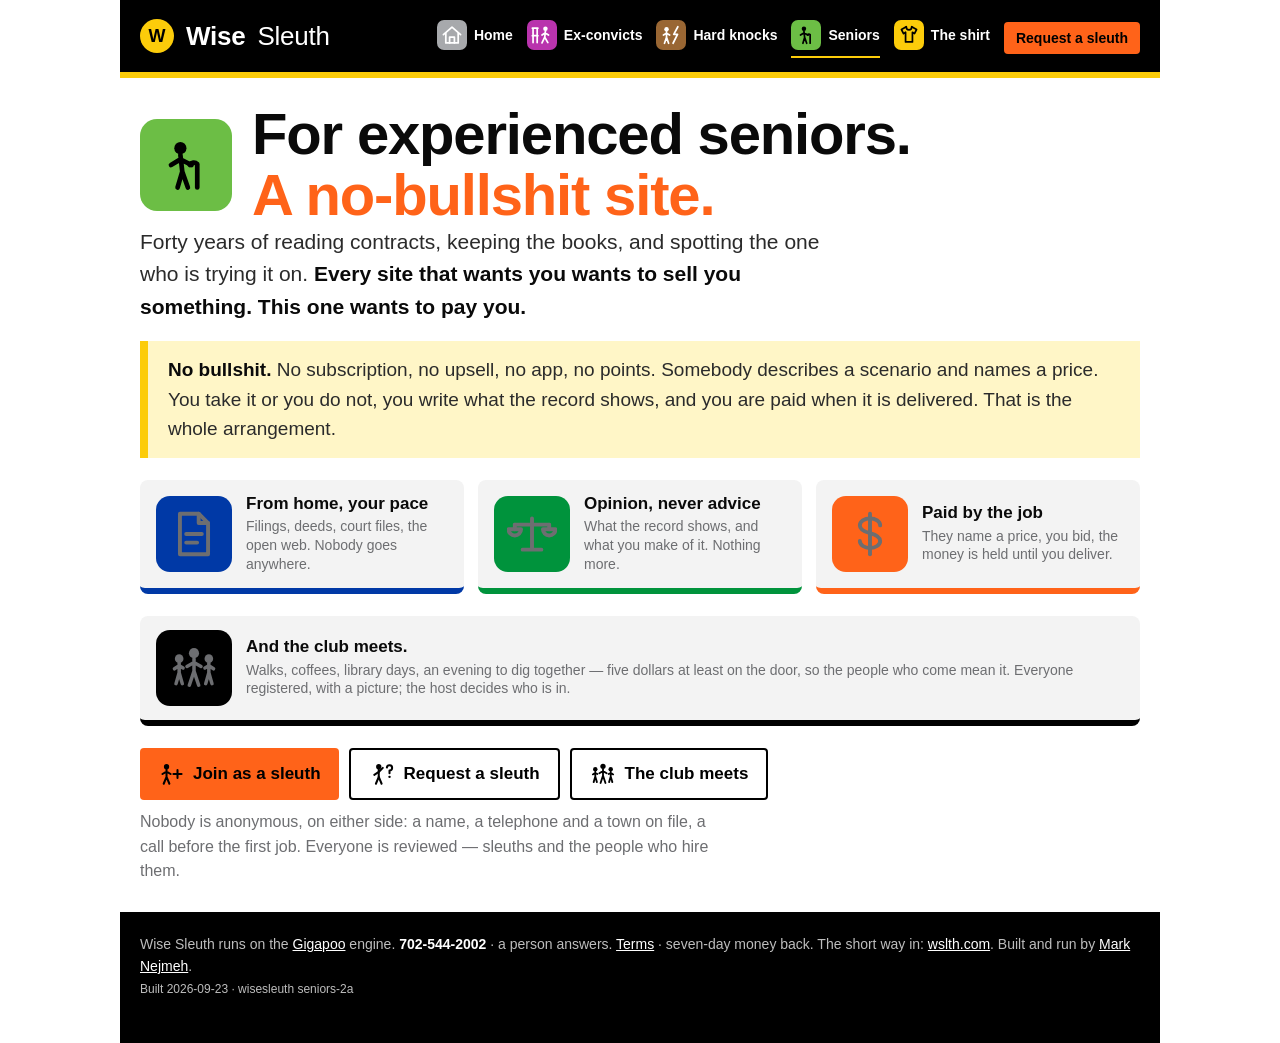
<file: seniors.html>
<!-- BUILT 2026-09-23 · wisesleuth seniors-2a · WISE SLEUTH /seniors · served at wisesleuth.com/seniors by the wisesleuth worker; the page lives in the gigapoo repo. His rule, 21 Sep: a page that says it expressly. His call, 23 Sep: too wordy — icon driven, street signs with stick figures. The three rules are three pictures now; the paragraphs are down to the sentences that sell it. -->
<!DOCTYPE html>
<html lang="en">
<head>
<meta charset="utf-8">
<meta name="viewport" content="width=device-width,initial-scale=1">
<title>Jobs for seniors with wisdom: research gig work, paid by the job, from home. A no-bullshit site. Wise Sleuth</title>
<meta name="description" content="Jobs for seniors with wisdom: forty years of reading contracts and seeing through things, paid by the job, from home, at your own pace. Read the record, write what it shows — an opinion, never advice — for a fee. No subscription, no upsell, no app. And a club that meets.">
<link rel="canonical" href="https://wisesleuth.com/seniors">
<meta name="robots" content="index, follow">
<meta name="keywords" content="street smart jobs, street smarts and wisdom, jobs for seniors, jobs for retirees, work from home for seniors, research jobs for retired people, part time work for seniors, seniors with wisdom, paid research from home, no bullshit">
<meta property="og:type" content="website"><meta property="og:site_name" content="Wise Sleuth"><meta property="og:title" content="Jobs for seniors with wisdom: research gig work, paid by the job, from home. A no-bullshit site. Wise Sleuth"><meta property="og:description" content="Jobs for seniors with wisdom: forty years of reading contracts and seeing through things, paid by the job, from home, at your own pace. Read the record, write what it shows — an opinion, never advice — for a fee. No subscription, no upsell, no app. And a club that meets."><meta property="og:url" content="https://wisesleuth.com/seniors">
<meta name="twitter:card" content="summary"><meta name="twitter:title" content="Jobs for seniors with wisdom: research gig work, paid by the job, from home. A no-bullshit site. Wise Sleuth"><meta name="twitter:description" content="Jobs for seniors with wisdom: forty years of reading contracts and seeing through things, paid by the job, from home, at your own pace. Read the record, write what it shows — an opinion, never advice — for a fee. No subscription, no upsell, no app. And a club that meets.">
<link rel="stylesheet" href="/ws.css?v=2a">
<style>
.pagehead{display:flex;align-items:center;gap:20px;margin:26px 0 0}
.pagehead h1{margin:0}
@media(max-width:560px){.pagehead .plate.lg{width:64px;height:64px;border-radius:12px;padding:11px}}
</style>
<link rel="icon" href="/favicon.ico" sizes="any">
<link rel="icon" type="image/png" sizes="32x32" href="/favicon-32.png">
<link rel="apple-touch-icon" href="/apple-touch-icon.png">
<script src="/pulse.js" data-mode="dot" data-colour="#764a24" defer></script>
</head>
<body>
<script src="/ws-icons.js?v=2a"></script>
<div class="wrap">
<header class="sign"><a class="logo" href="/"><span class="bullet dark" style="--c:var(--yellow)">W</span>Wise <i>Sleuth</i></a><nav><a href="/"><span class="plate sm" style="--c:var(--grey)"><svg class="pict"><use href="#i-home"/></svg></span>Home</a><a href="/excons"><span class="plate sm" style="--c:var(--purple)"><svg class="pict"><use href="#i-excons"/></svg></span>Ex-convicts</a><a href="/hardknocks"><span class="plate sm" style="--c:var(--brown)"><svg class="pict"><use href="#i-hard"/></svg></span>Hard knocks</a><a href="/seniors" aria-current="page"><span class="plate sm dark" style="--c:var(--lime)"><svg class="pict"><use href="#i-seniors"/></svg></span>Seniors</a><a href="/shirts"><span class="plate sm dark" style="--c:var(--yellow)"><svg class="pict"><use href="#i-shirt"/></svg></span>The shirt</a><a class="go" href="/#need">Request a sleuth</a></nav></header>

<div class="pagehead">
  <span class="plate lg dark" style="--c:var(--lime)"><svg class="pict"><use href="#i-seniors"/></svg></span>
  <h1>For experienced seniors. <em>A no-bullshit site.</em></h1>
</div>

<p class="lede">Forty years of reading contracts, keeping the books, and spotting the one who is trying it on. <b>Every site that wants you wants to sell you something. This one wants to pay you.</b></p>

<div class="plain"><b>No bullshit.</b> No subscription, no upsell, no app, no points. Somebody describes a scenario and names a price. You take it or you do not, you write what the record shows, and you are paid when it is delivered. That is the whole arrangement.</div>

<div class="picrules">
  <div style="--c:var(--blue)"><span class="plate" style="--c:var(--blue)"><svg class="pict"><use href="#i-doc"/></svg></span><div><b>From home, your pace</b><span>Filings, deeds, court files, the open web. Nobody goes anywhere.</span></div></div>
  <div style="--c:var(--green)"><span class="plate" style="--c:var(--green)"><svg class="pict"><use href="#i-boss"/></svg></span><div><b>Opinion, never advice</b><span>What the record shows, and what you make of it. Nothing more.</span></div></div>
  <div style="--c:var(--orange)"><span class="plate" style="--c:var(--orange)"><svg class="pict"><use href="#i-dollar"/></svg></span><div><b>Paid by the job</b><span>They name a price, you bid, the money is held until you deliver.</span></div></div>
</div>

<div class="picrules" style="margin-top:0">
  <div style="--c:#000;grid-column:1/-1"><span class="plate" style="--c:#000"><svg class="pict"><use href="#i-club"/></svg></span><div><b>And the club meets.</b><span>Walks, coffees, library days, an evening to dig together &mdash; five dollars at least on the door, so the people who come mean it. Everyone registered, with a picture; the host decides who is in.</span></div></div>
</div>

<div class="btns">
  <a class="btn" href="/#sell"><span class="plate"><svg class="pict"><use href="#i-join"/></svg></span>Join as a sleuth</a>
  <a class="btn ghost" href="/#need"><span class="plate"><svg class="pict"><use href="#i-request"/></svg></span>Request a sleuth</a>
  <a class="btn ghost" href="/#events"><span class="plate"><svg class="pict"><use href="#i-club"/></svg></span>The club meets</a>
</div>

<p style="font-size:16px;color:var(--ink3)">Nobody is anonymous, on either side: a name, a telephone and a town on file, a call before the first job. Everyone is reviewed &mdash; sleuths and the people who hire them.</p>

<footer>Wise Sleuth runs on the <a href="https://gigapoo.com">Gigapoo</a> engine. <b>702-544-2002</b> &middot; a person answers. <a href="/terms">Terms</a> &middot; seven-day money back. The short way in: <a href="https://wslth.com">wslth.com</a>. Built and run by <a href="https://warrantwire.com/about">Mark Nejmeh</a>.<br><span style="font-size:12px">Built 2026-09-23 &middot; wisesleuth seniors-2a</span></footer>
</div></body></html>
</file>
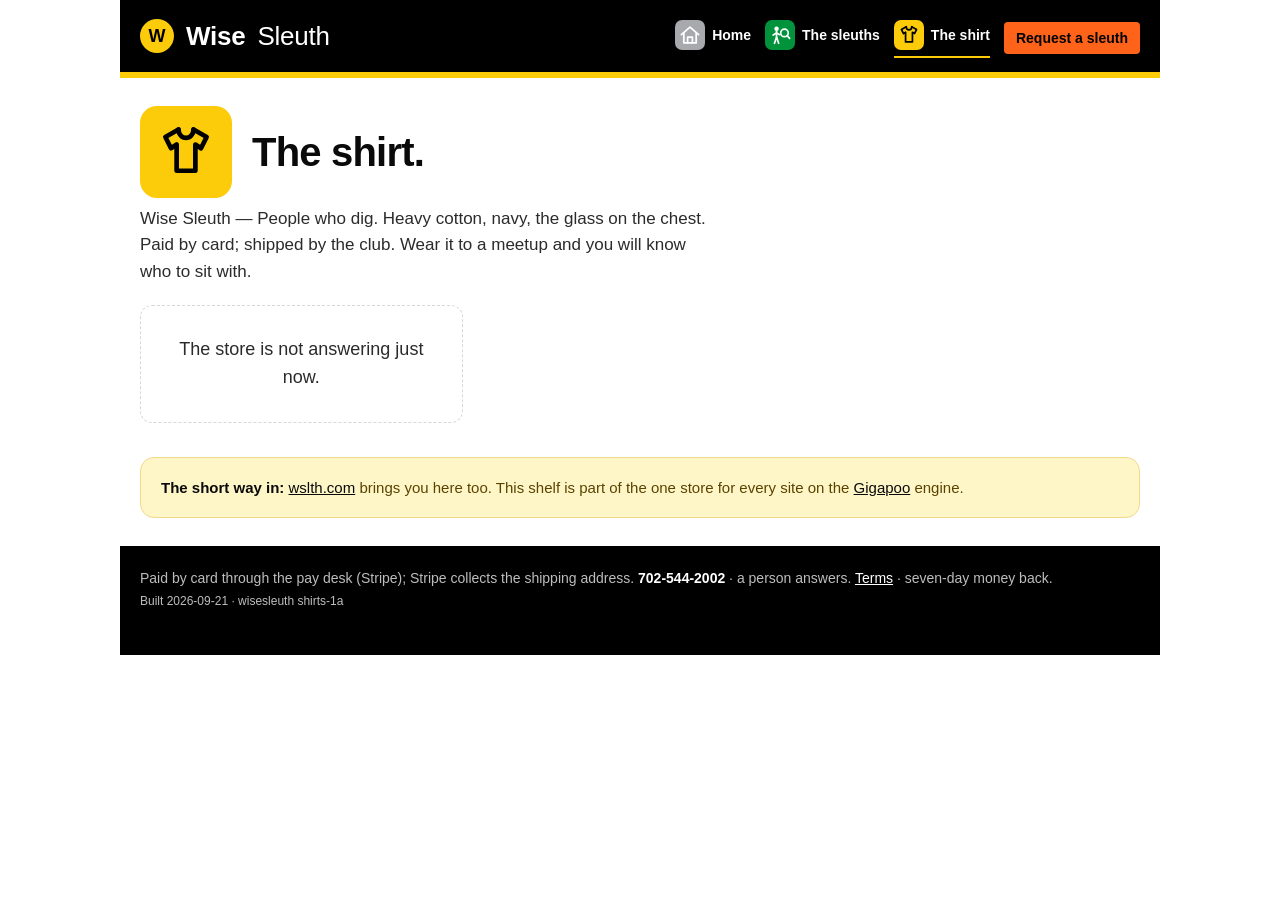
<file: shirts.html>
<!-- BUILT 2026-09-21 · wisesleuth shirts-1a · THE CLUB'S SHELF (the engine's store, filtered to wisesleuth): the T-shirt. Same store as gigapoo.com/store — one store for every site on the engine. A product is sold under the site that listed it, shipped by that site, paid by card through the pay desk, booked on that site's ledger — the house's cut is the half-year bill. ?site=<key> shows one site's shelf. -->
<!--
   HIS CALL, 21 Sep 2026: "one store for all the sites, and allow other sites
   to use the store like a department store — we get our cut." The first
   product is the Wise Sleuth T-shirt. A site adds a product with its key
   (?action=product); the store shows it here and on the site's own shelf.
-->
<!DOCTYPE html>
<html lang="en">
<head>
<meta charset="utf-8">
<meta name="viewport" content="width=device-width,initial-scale=1">
<title>The Wise Sleuth T-shirt — People who dig. $28, US shipping included.</title>
<meta name="description" content="The Wise Sleuth T-shirt: heavy cotton, navy, the magnifying glass and PEOPLE WHO DIG across the chest. $28, US shipping included, paid by card. Wear it to a meetup and you will know who to sit with.">
<link rel="canonical" href="https://wisesleuth.com/shirts">
<meta name="robots" content="index, follow">
<meta name="keywords" content="wise sleuth t-shirt, people who dig shirt, research club shirt">
<meta property="og:type" content="website"><meta property="og:site_name" content="Wise Sleuth"><meta property="og:title" content="The Wise Sleuth T-shirt — People who dig. $28, US shipping included."><meta property="og:description" content="The Wise Sleuth T-shirt: heavy cotton, navy, the magnifying glass and PEOPLE WHO DIG across the chest. $28, US shipping included, paid by card. Wear it to a meetup and you will know who to sit with."><meta property="og:url" content="https://wisesleuth.com/shirts">
<link rel="stylesheet" href="/ws.css?v=2a">
<style>
h1{font:800 clamp(28px,4vw,40px)/1.1 var(--sans);letter-spacing:-.02em;margin:0}
.pagehead{display:flex;align-items:center;gap:20px;margin:28px 0 8px}
.lede{color:var(--ink2);max-width:60ch;margin:0 0 20px;font-size:17px}
.grid{display:grid;grid-template-columns:repeat(auto-fill,minmax(260px,1fr));gap:16px}
.item{background:var(--sky);border-radius:14px;overflow:hidden;display:flex;flex-direction:column}
.item .pic{aspect-ratio:1;background:var(--sky2);display:flex;align-items:center;justify-content:center;overflow:hidden}
.item .pic img{width:100%;height:100%;object-fit:cover}
.item .pic svg{width:82%;height:82%}
.item .b{padding:14px 16px 16px;display:flex;flex-direction:column;gap:6px;flex:1}
.item .by{font:600 11px var(--mono);letter-spacing:.1em;text-transform:uppercase;color:var(--orange2)}
.item h3{font:700 18px var(--sans);margin:0}
.item p{margin:0;color:var(--ink2);font-size:14.5px;flex:1}
.item .price{font:800 22px var(--sans)}
.item select{font:15px var(--sans);padding:8px 10px;border:1px solid var(--line);border-radius:8px;background:#fff}
.item .btn{display:block;text-align:center;font:700 15px var(--sans);background:var(--orange);color:#000;text-decoration:none;border-radius:4px;padding:11px 14px}
.item .btn:hover{background:#000;color:#fff}
.item .out{opacity:.6}
.empty{padding:30px;border:1px dashed var(--line);border-radius:12px;color:var(--ink2);text-align:center}
.vendor{margin:34px 0 0;padding:18px 20px;background:var(--yellow2);border:1px solid #f0d98a;border-radius:14px;font-size:15px;color:#5a4300}
.vendor b{color:var(--ink)}
</style>
<link rel="icon" href="/favicon.ico" sizes="any">
<link rel="icon" type="image/png" sizes="32x32" href="/favicon-32.png">
<link rel="apple-touch-icon" href="/apple-touch-icon.png">
<script src="/pulse.js" data-mode="dot" data-colour="#764a24" defer></script>
</head>
<body>
<script src="/ws-icons.js?v=2a"></script>
<div class="wrap">
<header class="sign"><a class="logo" href="/"><span class="bullet dark" style="--c:var(--yellow)">W</span>Wise <i>Sleuth</i></a><nav><a href="/"><span class="plate sm" style="--c:var(--grey)"><svg class="pict"><use href="#i-home"/></svg></span>Home</a><a href="/#offered"><span class="plate sm" style="--c:var(--green)"><svg class="pict"><use href="#i-sleuths"/></svg></span>The sleuths</a><a href="/shirts" aria-current="page"><span class="plate sm dark" style="--c:var(--yellow)"><svg class="pict"><use href="#i-shirt"/></svg></span>The shirt</a><a class="go" href="/#need">Request a sleuth</a></nav></header>
<div class="pagehead"><span class="plate lg dark" style="--c:var(--yellow)"><svg class="pict"><use href="#i-shirt"/></svg></span><h1 id="h1">The shirt.</h1></div>
<p class="lede" id="lede">Wise Sleuth &mdash; People who dig. Heavy cotton, navy, the glass on the chest. Paid by card; shipped by the club. Wear it to a meetup and you will know who to sit with.</p>
<div class="grid" id="grid"><div class="empty">Opening the store&hellip;</div></div>
<div class="vendor"><b>The short way in:</b> <a href="https://wslth.com">wslth.com</a> brings you here too. This shelf is part of the one store for every site on the <a href="https://gigapoo.com/store">Gigapoo</a> engine.</div>
<footer>Paid by card through the pay desk (Stripe); Stripe collects the shipping address. <b>702-544-2002</b> &middot; a person answers. <a href="/terms">Terms</a> &middot; seven-day money back.<br><span style="font-size:12px">Built 2026-09-21 &middot; wisesleuth shirts-1a</span></footer>
</div>
<script>
(function () {
  "use strict";
  var API = "https://api.gigapoo.com", PAY = "https://pay.warrantwire.com", ON = { wire: "wire", k8: "k8", wisesleuth: "ws" };
  var site = "wisesleuth";
  function esc(s) { return String(s == null ? "" : s).replace(/[&<>"']/g, function (c) { return { "&":"&amp;","<":"&lt;",">":"&gt;",'"':"&quot;","'":"&#39;" }[c]; }); }
  var TEE = '<svg viewBox="0 0 240 250" xmlns="http://www.w3.org/2000/svg"><defs><linearGradient id="sh" x1="0" y1="0" x2="0" y2="1"><stop offset="0" stop-color="#1b3355"/><stop offset="1" stop-color="#12283d"/></linearGradient></defs><path d="M82 22 L104 12 Q120 26 136 12 L158 22 L200 42 L186 74 L166 66 L166 232 Q120 240 74 232 L74 66 L54 74 L40 42 Z" fill="url(#sh)"/><path d="M104 12 Q120 26 136 12 Q131 32 120 32 Q109 32 104 12 Z" fill="#0d1f31"/><path d="M82 22 L40 42 L54 74 L74 66" fill="none" stroke="#0d1f31" stroke-width="1.5"/><path d="M158 22 L200 42 L186 74 L166 66" fill="none" stroke="#0d1f31" stroke-width="1.5"/><circle cx="120" cy="96" r="13" fill="none" stroke="#f7c948" stroke-width="4.5"/><path d="M129.5 105.5 L141 117" stroke="#f7c948" stroke-width="5.5" stroke-linecap="round"/><text x="120" y="142" text-anchor="middle" font-family="Georgia,serif" font-weight="700" font-size="15" fill="#ffffff" textLength="84" lengthAdjust="spacingAndGlyphs">WISE SLEUTH</text><text x="120" y="156" text-anchor="middle" font-family="Arial,Helvetica,sans-serif" font-weight="700" font-size="6.5" fill="#f7c948" letter-spacing="1.6">PEOPLE WHO DIG</text></svg>';
  fetch(API + "/?products=1" + (site ? "&site=" + encodeURIComponent(site) : "")).then(function (r) { return r.json(); }).then(function (d) {
    var list = d.products || [], g = document.getElementById("grid");
    
    if (!list.length) { g.innerHTML = '<div class="empty">Nothing on the shelf yet.</div>'; return; }
    g.innerHTML = list.map(function (p) {
      var on = ON[p.site] || "gp", sel = p.choices.length ? '<select id="c' + p.id + '">' + p.choices.map(function (c) { return '<option>' + esc(c) + '</option>'; }).join("") + '</select>' : '';
      return '<div class="item' + (p.sold_out ? ' out' : '') + '"><div class="pic">' + (p.picture ? '<img src="' + esc(p.picture) + '" alt="">' : (/shirt/i.test(p.title) ? TEE : '')) + '</div><div class="b">'
        + '<span class="by">Sold by ' + esc(p.sold_by) + '</span><h3>' + esc(p.title) + '</h3>' + (p.blurb ? '<p>' + esc(p.blurb) + '</p>' : '<p></p>')
        + '<div class="price">' + esc(p.price) + (p.ships ? ' <small style="font:400 12px var(--sans);color:var(--ink3)">US shipping included</small>' : '') + '</div>' + sel
        + (p.sold_out ? '<span class="btn" style="background:var(--ink3)">Sold out</span>' : '<a class="btn" data-p="' + p.id + '" href="' + PAY + '/?go=store&product=' + p.id + '&collect_email=1&on=' + on + '">Buy &middot; ' + esc(p.price) + '</a>') + '</div></div>';
    }).join("");
    g.querySelectorAll("a.btn[data-p]").forEach(function (a) { a.addEventListener("click", function () { var s = document.getElementById("c" + a.getAttribute("data-p")); if (s) a.href = a.href.replace(/&ref=[^&]*/, "") + "&ref=" + encodeURIComponent(s.value); }); });
  }).catch(function () { document.getElementById("grid").innerHTML = '<div class="empty">The store is not answering just now.</div>'; });
})();
</script>
</body></html>
</file>
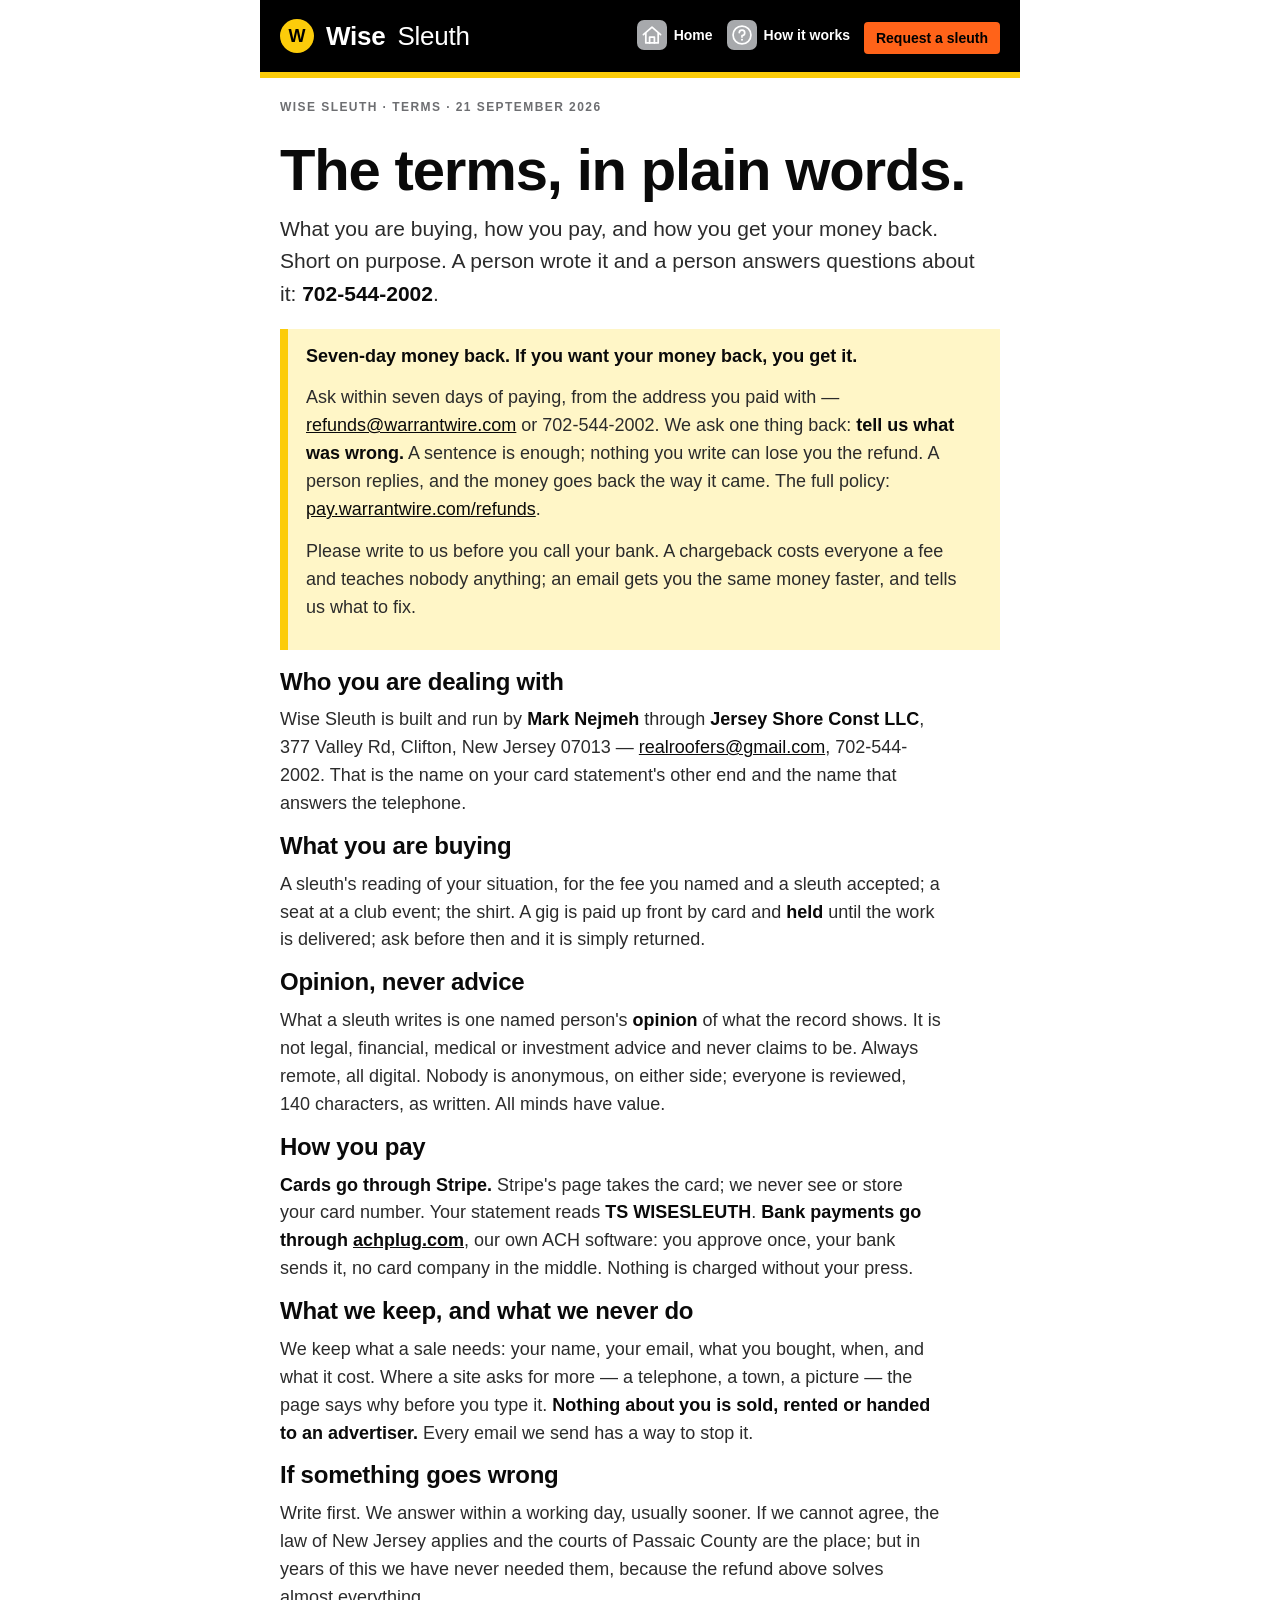
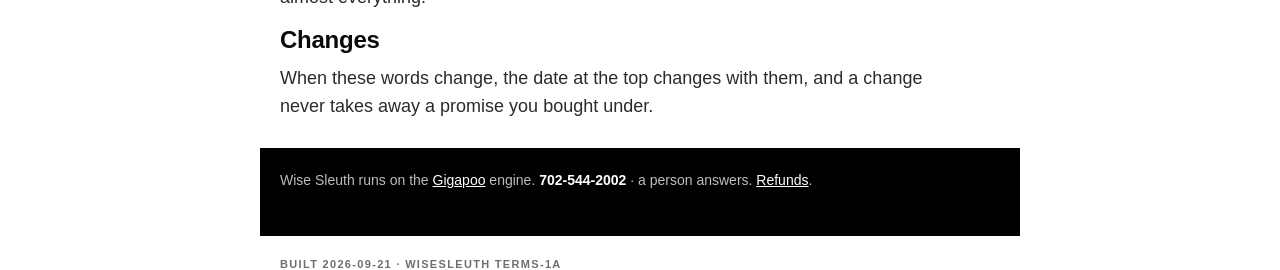
<file: terms.html>
<!-- BUILT 2026-09-21 · wisesleuth terms-1a · THE TERMS: one promise on every site — seven-day money back — in the site's own dress. His rule, 21 Sep 2026: all sites have terms; seven days for returns so nobody phones the bank. -->
<!DOCTYPE html>
<html lang="en">
<head>
<meta charset="utf-8">
<meta name="viewport" content="width=device-width,initial-scale=1">
<title>Terms — Wise Sleuth. Seven-day money back, in plain words.</title>
<meta name="description" content="The terms of Wise Sleuth, in plain words: seven-day money back, cards through Stripe, bank through achplug.com, who you are dealing with, what you are buying.">
<link rel="canonical" href="https://wisesleuth.com/terms">
<meta name="robots" content="index, follow">
<link rel="stylesheet" href="/ws.css?v=2a"><style>.big{background:var(--yellow2);border-left:8px solid var(--yellow);padding:14px 18px;margin:18px 0}.k{margin:22px 0 0}.wrap{max-width:760px}</style>
<link rel="icon" href="/favicon.ico" sizes="any">
<link rel="icon" type="image/png" sizes="32x32" href="/favicon-32.png">
<link rel="apple-touch-icon" href="/apple-touch-icon.png">
<script src="/pulse.js" data-mode="dot" data-colour="#764a24" defer></script>
</head>
<body>
<script src="/ws-icons.js?v=2a"></script>
<div class="wrap">
<header class="sign"><a class="logo" href="/"><span class="bullet dark" style="--c:var(--yellow)">W</span>Wise <i>Sleuth</i></a><nav><a href="/"><span class="plate sm" style="--c:var(--grey)"><svg class="pict"><use href="#i-home"/></svg></span>Home</a><a href="/about"><span class="plate sm" style="--c:var(--grey)"><svg class="pict"><use href="#i-how"/></svg></span>How it works</a><a class="go" href="/#need">Request a sleuth</a></nav></header>
<p class="k">Wise Sleuth &middot; terms &middot; 21 September 2026</p>
<h1>The terms, in plain words.</h1>
<p class="lede">What you are buying, how you pay, and how you get your money back. Short on purpose. A person wrote it and a person answers questions about it: <b>702-544-2002</b>.</p>

<div class="big">
<p><b>Seven-day money back. If you want your money back, you get it.</b></p>
<p>Ask within seven days of paying, from the address you paid with &mdash; <a href="mailto:refunds@warrantwire.com">refunds@warrantwire.com</a> or 702-544-2002. We ask one thing back: <b>tell us what was wrong.</b> A sentence is enough; nothing you write can lose you the refund. A person replies, and the money goes back the way it came. The full policy: <a href="https://pay.warrantwire.com/refunds?on=ws">pay.warrantwire.com/refunds</a>.</p>
<p>Please write to us before you call your bank. A chargeback costs everyone a fee and teaches nobody anything; an email gets you the same money faster, and tells us what to fix.</p>
</div>

<h2>Who you are dealing with</h2>
<p>Wise Sleuth is built and run by <b>Mark Nejmeh</b> through <b>Jersey Shore Const LLC</b>, 377 Valley Rd, Clifton, New Jersey 07013 &mdash; <a href="mailto:realroofers@gmail.com">realroofers@gmail.com</a>, 702-544-2002. That is the name on your card statement's other end and the name that answers the telephone.</p>

<h2>What you are buying</h2>
<p>A sleuth's reading of your situation, for the fee you named and a sleuth accepted; a seat at a club event; the shirt. A gig is paid up front by card and <b>held</b> until the work is delivered; ask before then and it is simply returned.</p>
<h2>Opinion, never advice</h2><p>What a sleuth writes is one named person's <b>opinion</b> of what the record shows. It is not legal, financial, medical or investment advice and never claims to be. Always remote, all digital. Nobody is anonymous, on either side; everyone is reviewed, 140 characters, as written. All minds have value.</p>

<h2>How you pay</h2>
<p><b>Cards go through Stripe.</b> Stripe's page takes the card; we never see or store your card number. Your statement reads <b>TS WISESLEUTH</b>. <b>Bank payments go through <a href="https://achplug.com">achplug.com</a></b>, our own ACH software: you approve once, your bank sends it, no card company in the middle. Nothing is charged without your press.</p>

<h2>What we keep, and what we never do</h2>
<p>We keep what a sale needs: your name, your email, what you bought, when, and what it cost. Where a site asks for more &mdash; a telephone, a town, a picture &mdash; the page says why before you type it. <b>Nothing about you is sold, rented or handed to an advertiser.</b> Every email we send has a way to stop it.</p>

<h2>If something goes wrong</h2>
<p>Write first. We answer within a working day, usually sooner. If we cannot agree, the law of New Jersey applies and the courts of Passaic County are the place; but in years of this we have never needed them, because the refund above solves almost everything.</p>

<h2>Changes</h2>
<p>When these words change, the date at the top changes with them, and a change never takes away a promise you bought under.</p>
<footer>Wise Sleuth runs on the <a href="https://gigapoo.com">Gigapoo</a> engine. <b>702-544-2002</b> &middot; a person answers. <a href="https://pay.warrantwire.com/refunds?on=ws">Refunds</a>.</footer>
<p class="k" style="font-size:11px">Built 2026-09-21 &middot; wisesleuth terms-1a</p>
</div></body></html>
</file>
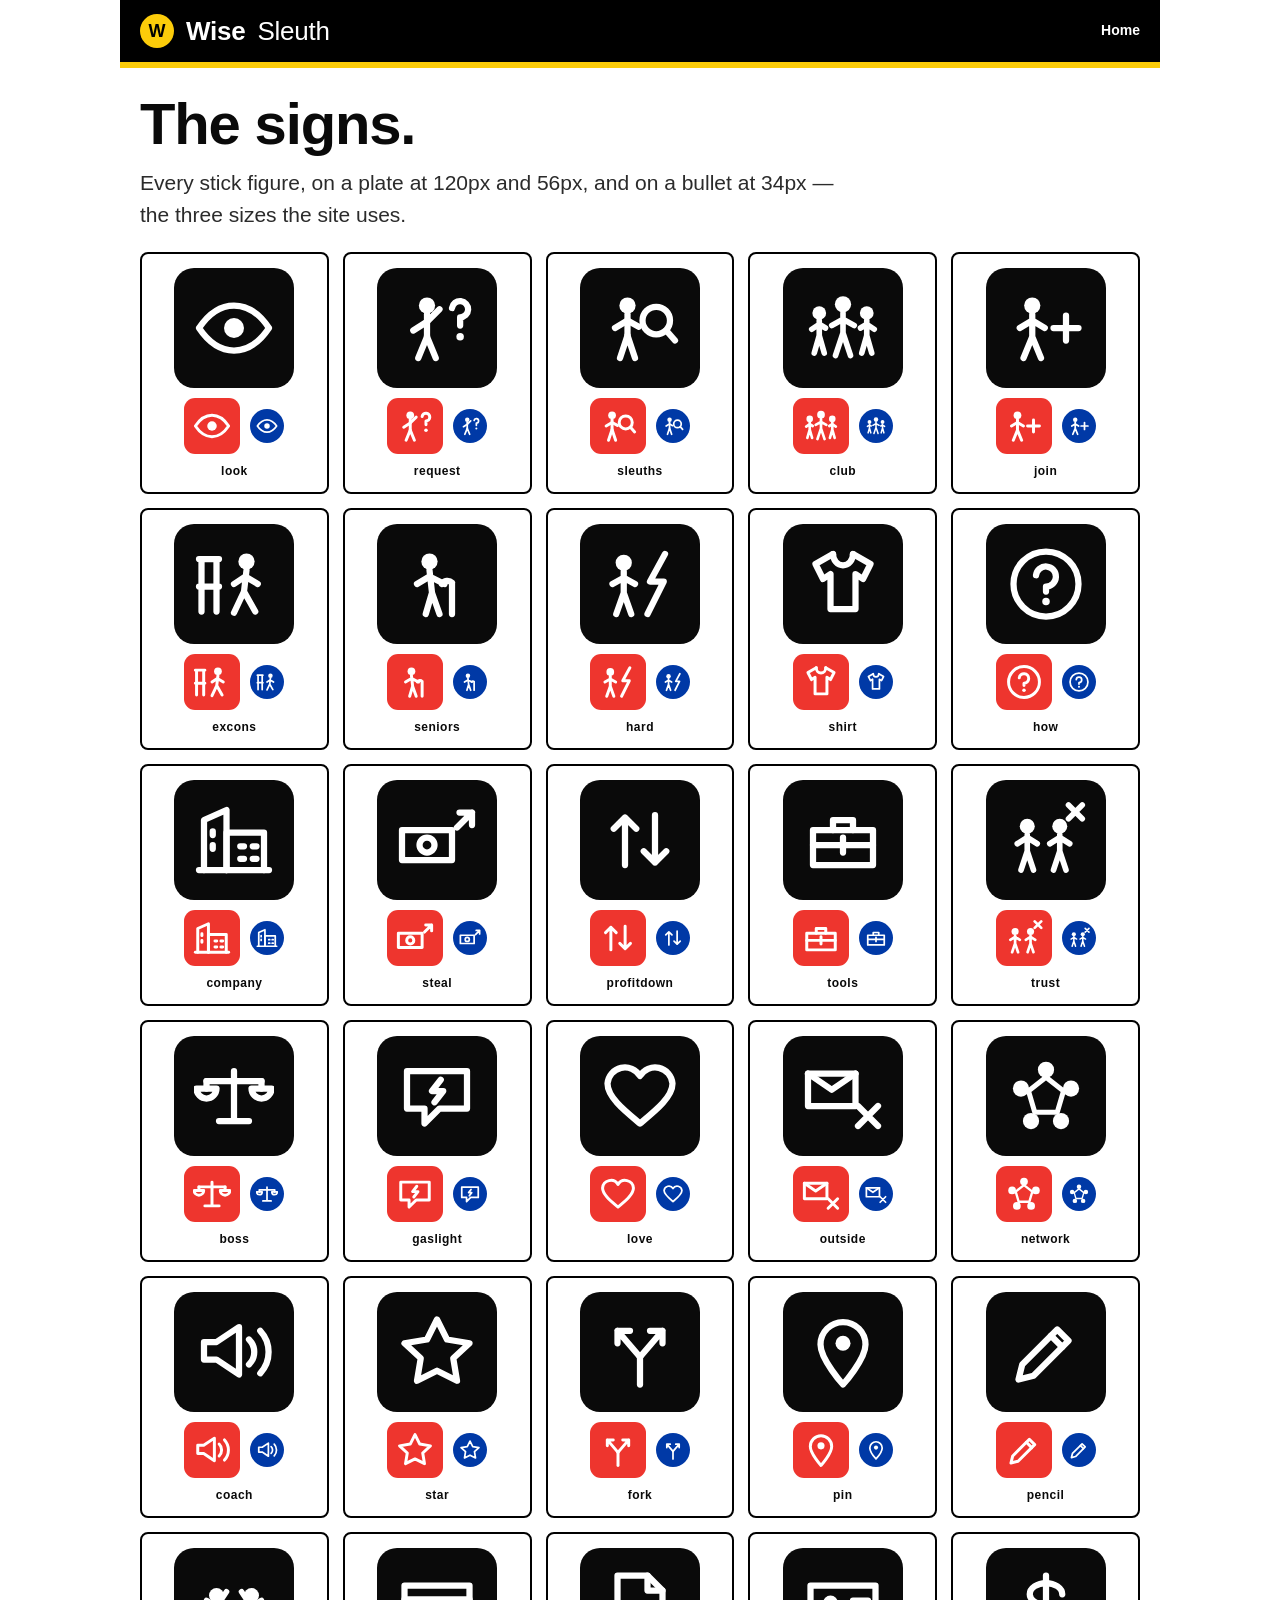
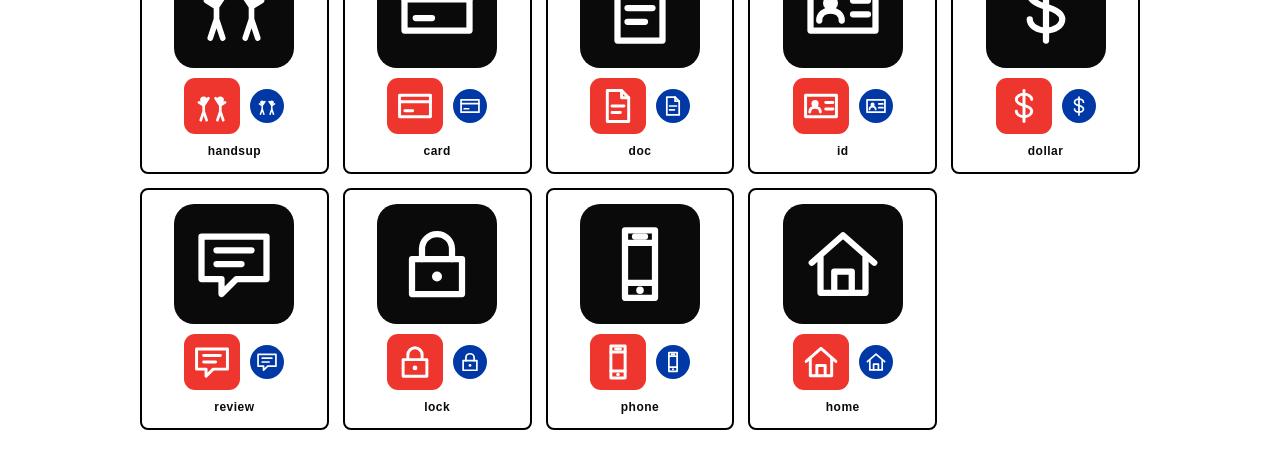
<file: tools/icons.html>
<!-- BUILT 2026-09-23 · wisesleuth tools/icons-2a · THE PROOF SHEET: every stick figure in /ws-icons.js, drawn
     big on a plate and small on a bullet, so a sign can be checked at the size it is actually used. Not linked
     from the site; open /tools/icons.html when a new sign is drawn. -->
<!DOCTYPE html>
<html lang="en">
<head>
<meta charset="utf-8">
<meta name="viewport" content="width=device-width,initial-scale=1">
<title>Wise Sleuth — the signs</title>
<meta name="robots" content="noindex">
<link rel="stylesheet" href="/ws.css?v=2a">
<style>
.sheet{display:grid;grid-template-columns:repeat(auto-fill,minmax(160px,1fr));gap:14px;margin:20px 0 40px}
.cell{border:2px solid #000;border-radius:8px;padding:14px 10px;text-align:center;display:flex;flex-direction:column;align-items:center;gap:10px}
.cell .row{display:flex;align-items:center;gap:10px}
.cell code{font:700 12px var(--sans);letter-spacing:.04em}
.big{width:120px;height:120px;border-radius:20px;padding:20px}
</style>
</head>
<body>
<script src="/ws-icons.js?v=2a"></script>
<div class="wrap">
<header class="sign"><a class="logo" href="/"><span class="bullet dark" style="--c:var(--yellow)">W</span>Wise <i>Sleuth</i></a><nav><a href="/">Home</a></nav></header>
<h1>The signs.</h1>
<p class="lede">Every stick figure, on a plate at 120px and 56px, and on a bullet at 34px &mdash; the three sizes the site uses.</p>
<div class="sheet" id="sheet"></div>
</div>
<script>
(function () {
  var names = [].map.call(document.querySelectorAll(".ws-sprite symbol"), function (s) { return s.id.slice(2); });
  document.getElementById("sheet").innerHTML = names.map(function (n) {
    return '<div class="cell">' +
      '<span class="plate big" style="--c:#0a0a0a"><svg class="pict"><use href="#i-' + n + '"/></svg></span>' +
      '<span class="row">' +
        '<span class="plate md" style="--c:var(--red)"><svg class="pict"><use href="#i-' + n + '"/></svg></span>' +
        '<span class="bullet" style="--c:var(--blue)"><svg class="pict"><use href="#i-' + n + '"/></svg></span>' +
      '</span><code>' + n + '</code></div>';
  }).join("");
})();
</script>
</body>
</html>
</file>
<file: ws.css>
/* BUILT 2026-09-23 · wisesleuth ws.css 2a · THE LOOK: street signs. Coloured plates with a white stick figure on
   them, in the New York subway dress that was already here — black signs, white Helvetica, route bullets.
   HIS CALL, 23 Sep 2026: "the site is too wordy. It needs to be icon driven like street signs with stick figures."
   So the sentences came off the home page and the pictures took their place: a plate, a stick figure, two or
   three words under it. The drawings live in /ws-icons.js; this file is where they are sized and coloured.
   Earlier call, 21 Sep: "icon driven; everything under a flashing icon; a proper trusted look; convert sales." */
:root{
  --paper:#fff;--ink:#0a0a0a;--ink2:#2b2b2b;--ink3:#6d6e71;--line:#d7d7d7;--sky:#f3f3f3;--sky2:#e8e8e8;
  --orange:#ff6319;--orange2:#e0520f;--yellow:#fccc0a;--yellow2:#fff6c7;--red:#ee352e;--green:#00933c;--blue:#0039a6;--purple:#b933ad;--lime:#6cbe45;--brown:#996633;--grey:#a7a9ac;
  --sans:"Helvetica Neue",Helvetica,Arial,sans-serif;--serif:"Helvetica Neue",Helvetica,Arial,sans-serif;--mono:"Helvetica Neue",Helvetica,Arial,sans-serif}
*{box-sizing:border-box}
html{background:var(--paper)}
body{margin:0;background:var(--paper);color:var(--ink);font:18px/1.55 var(--sans)}
.wrap{max-width:1040px;margin:0 auto;padding:0 20px}
a{color:var(--ink)}

/* ---- the sprite of stick figures, injected by ws-icons.js; never seen ---- */
.ws-sprite{position:absolute;width:0;height:0;overflow:hidden}

/* ---- a pictogram: takes the colour of whatever it sits on ---- */
.pict{display:block;width:100%;height:100%;color:inherit}

/* ---- a sign plate: the coloured square a stick figure stands on ---- */
.plate{display:inline-flex;align-items:center;justify-content:center;background:var(--c,var(--red));
  border-radius:14px;color:#fff;flex:0 0 auto;width:76px;height:76px;padding:13px}
.plate.sm{width:40px;height:40px;border-radius:8px;padding:6px}
.plate.md{width:56px;height:56px;border-radius:11px;padding:9px}
.plate.lg{width:92px;height:92px;border-radius:17px;padding:16px}
.plate.dark{color:#000}
.plate.plain{background:none;padding:0;color:inherit}

/* ---- the station sign: a black bar, white Helvetica ---- */
header.sign{background:#000;color:#fff;margin:0 -20px;padding:14px 20px;display:flex;align-items:center;justify-content:space-between;gap:14px;flex-wrap:wrap;border-bottom:6px solid var(--yellow)}
header.sign .logo{display:inline-flex;align-items:center;gap:12px;font:700 26px/1 var(--sans);letter-spacing:-.01em;color:#fff;text-decoration:none}
header.sign .logo i{font-style:normal;font-weight:400;color:#fff}
header.sign nav{display:flex;flex-wrap:wrap;gap:4px 14px;align-items:center}
header.sign nav a{font:700 14px var(--sans);color:#fff;text-decoration:none;padding:6px 0;border-bottom:2px solid transparent;display:inline-flex;align-items:center;gap:7px}
header.sign nav a:hover,header.sign nav a[aria-current]{border-bottom-color:var(--yellow)}
header.sign nav a.go{background:var(--orange);color:#000;border-radius:4px;padding:8px 12px;border-bottom:0}
header.sign nav a.go:hover{background:#fff}
header.sign .plate.sm{width:30px;height:30px;border-radius:7px;padding:4px}

/* ---- the route bullet: a coloured disc, a letter or a stick figure in it ---- */
.bullet{display:inline-flex;align-items:center;justify-content:center;width:34px;height:34px;border-radius:50%;background:var(--c,var(--red));color:#fff;font:700 18px/1 var(--sans);flex:0 0 34px;letter-spacing:0;padding:6px}
.bullet.dark{color:#000}
.bullet.sm{width:24px;height:24px;font-size:13px;flex-basis:24px;padding:4px}
.bullet.lg{width:56px;height:56px;font-size:30px;flex-basis:56px;padding:10px}
.bullet.xl{width:72px;height:72px;font-size:40px;flex-basis:72px;padding:13px}

/* ---- the flashing service alert ---- */
@keyframes ws-flash{0%,100%{opacity:1;box-shadow:0 0 0 0 rgba(252,204,10,.9)}50%{opacity:.55;box-shadow:0 0 0 14px rgba(252,204,10,0)}}
.flash{animation:ws-flash 1.1s ease-in-out infinite}
@media(prefers-reduced-motion:reduce){.flash{animation:none;box-shadow:0 0 0 5px rgba(252,204,10,.5)}}

/* ---- type ---- */
h1{font:700 clamp(34px,5.6vw,58px)/1.05 var(--sans);letter-spacing:-.02em;margin:26px 0 12px;max-width:22ch}
h1 em{font-style:normal;color:var(--orange)}
h2{font:700 24px/1.2 var(--sans);letter-spacing:-.01em;margin:0 0 10px}
p{color:var(--ink2);max-width:66ch;margin:0 0 14px}
p b{color:var(--ink)}
.lede{font-size:21px;color:var(--ink2);max-width:60ch;margin:0 0 18px}
.k{font:700 12px var(--sans);letter-spacing:.12em;text-transform:uppercase;color:var(--ink3)}

/* ---- the doors: ten sign plates on a wall, a word or two under each ---- */
.doors{padding:20px 0 6px}
.doors .k{display:flex;align-items:center;gap:12px;margin:0 0 14px}
.doors .k::after{content:"";flex:1;height:2px;background:#000}
.grid{display:grid;grid-template-columns:repeat(5,1fr);gap:12px}
@media(max-width:900px){.grid{grid-template-columns:repeat(4,1fr)}}
@media(max-width:700px){.grid{grid-template-columns:repeat(3,1fr)}}
@media(max-width:420px){.grid{grid-template-columns:repeat(2,1fr)}}
.station{--c:var(--red);display:flex;flex-direction:column;align-items:center;gap:9px;background:#000;color:#fff;
  text-decoration:none;border-radius:8px;padding:16px 8px 13px;border:0;font:inherit;text-align:center;
  cursor:pointer;width:100%;transition:transform .12s,background .12s;border-bottom:7px solid var(--c)}
.station:hover{transform:translateY(-3px);background:#1c1c1c}
.station b{display:block;font:700 15px/1.15 var(--sans);color:#fff}
.station span.sub{display:block;font:12.5px/1.25 var(--sans);color:#a9a9a9}

/* the flashing one: a full-width yellow sign, the way a service alert is posted */
.lookbar{display:flex;align-items:center;gap:18px;width:100%;background:var(--yellow);color:#000;border:3px solid #000;
  border-radius:10px;padding:14px 18px;margin:0 0 14px;font:inherit;text-align:left;cursor:pointer;transition:background .12s}
.lookbar:hover{background:#ffd93d}
.lookbar .plate{background:#000;color:var(--yellow)}
.lookbar b{display:block;font:700 clamp(22px,3.4vw,30px)/1.05 var(--sans);letter-spacing:-.01em}
.lookbar span{display:block;font:15px/1.3 var(--sans);color:#3a3000}
.lookbar .chev{margin-left:auto;font:700 30px/1 var(--sans);transition:transform .15s}
.lookbar[aria-expanded="true"] .chev{transform:rotate(180deg)}

/* ---- LOOK HERE: the questions people bring, one picture each ---- */
.look-panel{display:none;margin:0 0 16px;padding:16px;background:var(--yellow2);border:3px solid #000;border-radius:10px}
.look-panel.on{display:block}
.look-panel .k{display:flex;align-items:center;gap:10px;margin:0 0 12px}
.qcards{display:grid;grid-template-columns:repeat(4,1fr);gap:10px}
@media(max-width:820px){.qcards{grid-template-columns:repeat(3,1fr)}}
@media(max-width:560px){.qcards{grid-template-columns:repeat(2,1fr)}}
.q{display:flex;flex-direction:column;align-items:center;gap:9px;background:#fff;border:2px solid #000;border-radius:8px;
  padding:14px 10px 12px;font:inherit;text-align:center;color:#000;cursor:pointer;transition:transform .12s,box-shadow .12s;width:100%}
.q:hover{transform:translateY(-3px);box-shadow:0 6px 16px rgba(0,0,0,.16)}
.q b{display:block;font:700 15px/1.2 var(--sans)}
.q.own{border-style:dashed;background:transparent}

/* ---- the route: four pictures, question to answer ---- */
.route{margin:22px 0 4px;padding:18px 0 6px;border-top:3px solid #000}
.route ol{list-style:none;margin:0;padding:0;display:grid;grid-template-columns:repeat(4,1fr);gap:14px;position:relative}
.route li{position:relative;text-align:center;display:flex;flex-direction:column;align-items:center;gap:8px}
.route li b{display:block;font:700 16px var(--sans)}
.route li span{display:block;font:13.5px/1.3 var(--sans);color:var(--ink3)}
@media(max-width:640px){.route ol{grid-template-columns:1fr 1fr}}

/* ---- the trust line beside the headline: three signs, three short lines ---- */
.trust{display:grid;grid-template-columns:1fr;gap:12px;margin:0 0 10px}
.trust div{display:flex;align-items:center;gap:12px;font:700 15px/1.25 var(--sans);color:var(--ink2)}
@media(max-width:820px){.trust{grid-template-columns:repeat(3,1fr);gap:10px}.trust div{font-size:13px}}
@media(max-width:560px){.trust{grid-template-columns:1fr}}

/* ---- the black board: the three rules ---- */
.board{margin:24px 0 0;background:#000;color:#fff;border-radius:8px;padding:18px;display:grid;grid-template-columns:repeat(3,1fr);gap:18px}
@media(max-width:700px){.board{grid-template-columns:1fr}}
.board > div{display:flex;gap:14px;align-items:center;font:14px/1.35 var(--sans);color:#c6c6c6}
.board > div > div{flex:1;min-width:0}
.board b{display:block;color:#fff;font:700 17px var(--sans);margin-bottom:2px}

/* ---- pieces the sub-pages use ---- */
.plain{border-left:8px solid var(--yellow);background:var(--yellow2);padding:14px 20px;margin:18px 0;font-size:19px;color:var(--ink2)}
.plain b{color:var(--ink)}
.rules{display:grid;grid-template-columns:repeat(3,1fr);gap:12px;margin:22px 0}
@media(max-width:700px){.rules{grid-template-columns:1fr}}
.rules div{background:var(--sky);border-top:6px solid #000;border-radius:0 0 6px 6px;padding:14px 16px;font-size:16px;color:var(--ink2)}
.rules b{display:block;font:700 17px var(--sans);color:var(--ink);margin-bottom:4px}
/* the same three, said in pictures */
.picrules{display:grid;grid-template-columns:repeat(3,1fr);gap:14px;margin:22px 0}
@media(max-width:700px){.picrules{grid-template-columns:1fr}}
.picrules > div{display:flex;align-items:center;gap:14px;background:var(--sky);border-bottom:6px solid var(--c,#000);border-radius:8px;padding:14px 16px}
.picrules > div > div{flex:1;min-width:0}
.picrules b{display:block;font:700 17px/1.2 var(--sans);color:var(--ink);margin-bottom:3px}
.picrules span{display:block;font:14px/1.35 var(--sans);color:var(--ink3)}
.btns{display:flex;gap:10px;flex-wrap:wrap;margin:22px 0 10px}
.btn{display:inline-flex;align-items:center;gap:9px;font:700 17px var(--sans);text-decoration:none;padding:11px 18px;border-radius:4px;background:var(--orange);color:#000}
.btn:hover{background:#000;color:#fff}
.btn .plate{background:none;padding:0;width:26px;height:26px;color:inherit}
.btn.ghost{background:#fff;color:#000;border:2px solid #000}
.btn.ghost:hover{background:#000;color:#fff}
.three{display:grid;grid-template-columns:repeat(3,1fr);gap:12px;margin:8px 0 0}
@media(max-width:760px){.three{grid-template-columns:1fr}}
.three div{background:var(--sky);border-top:6px solid #000;border-radius:0 0 6px 6px;padding:14px 16px;font-size:16px;color:var(--ink2)}
.three b{display:block;font:700 18px var(--sans);color:var(--ink);margin-bottom:4px}
.go{display:inline-block;font:700 16px var(--sans);background:var(--orange);color:#000;text-decoration:none;padding:9px 14px;border-radius:4px;margin-top:4px}
.go:hover{background:#000;color:#fff}
section{padding:22px 0;border-top:1px solid var(--line)}
section h2{display:flex;align-items:center;gap:14px}

/* ---- the embed ---- */
#gigs{margin:24px 0 10px;font-size:16px}

footer{margin:28px -20px 0;padding:22px 20px 44px;background:#000;color:#bdbdbd;font-size:14px}
footer a{color:#fff}
footer b{color:#fff}
</file>
